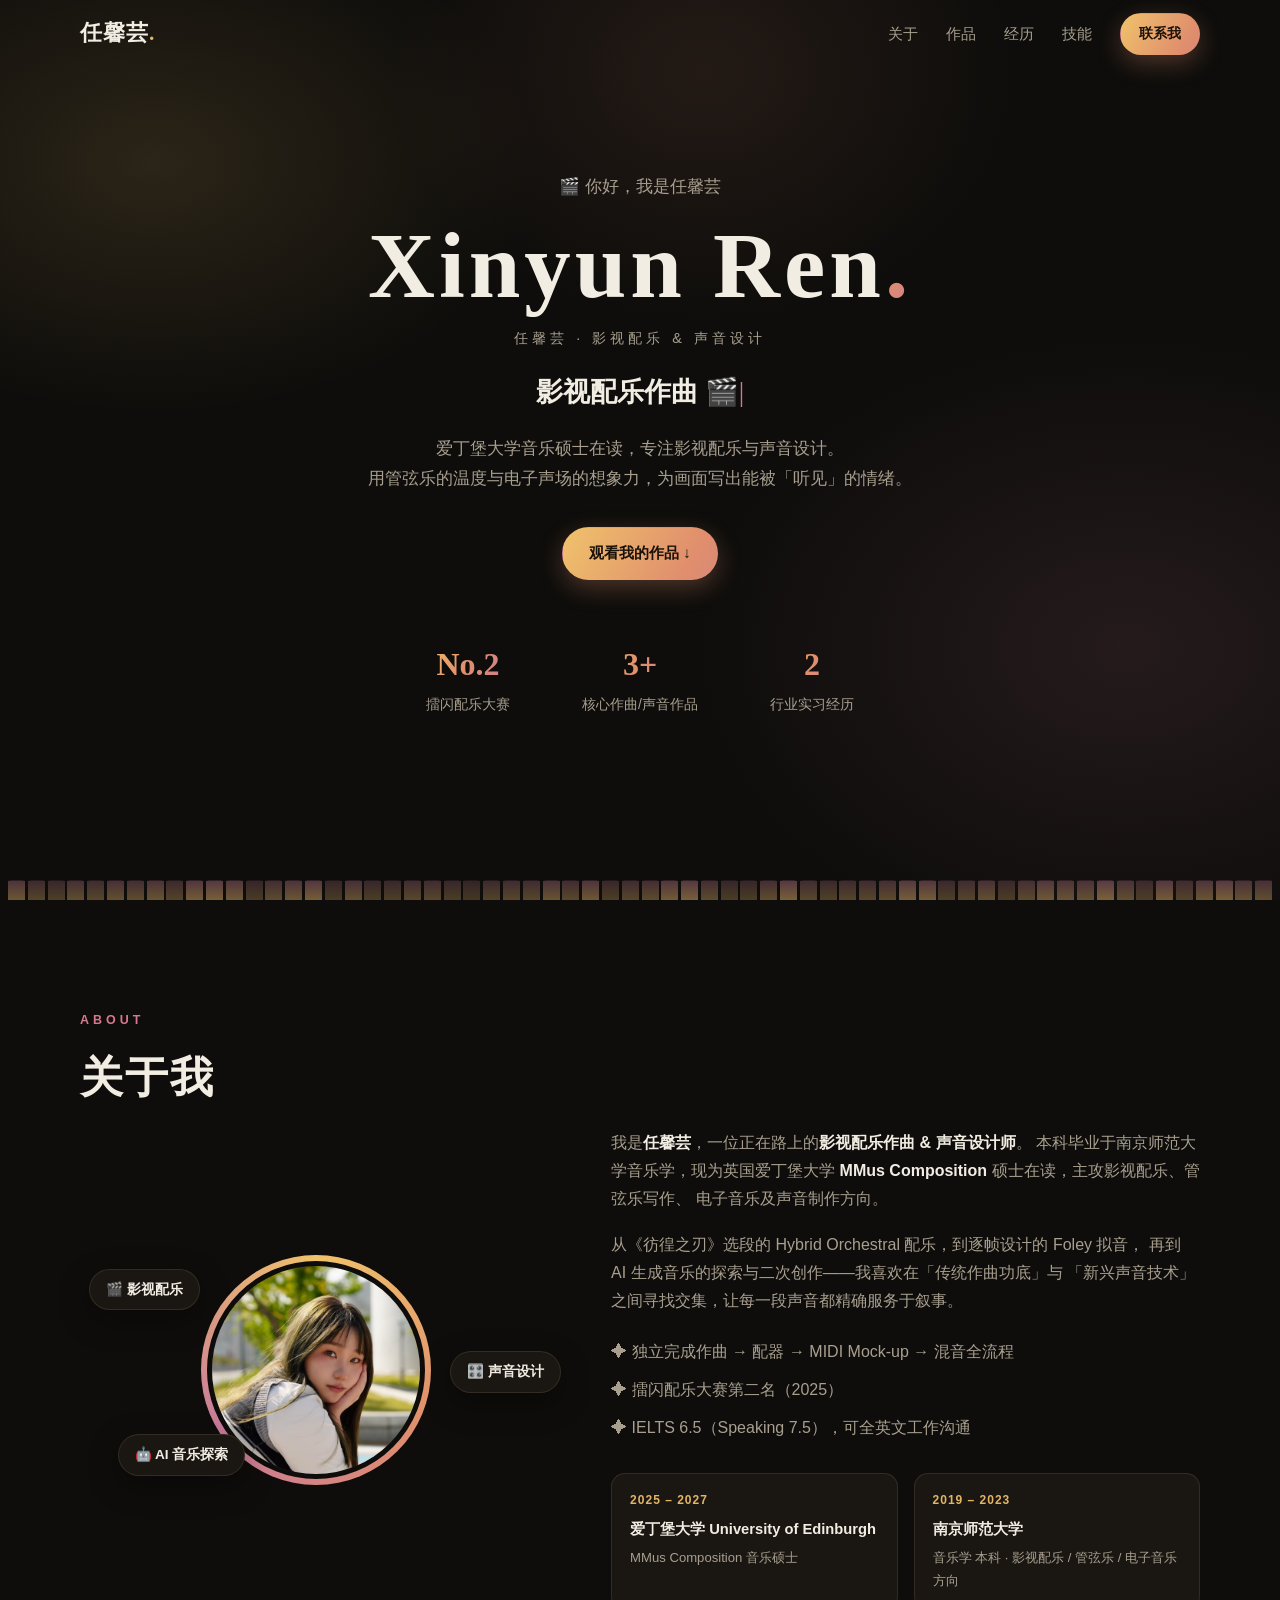
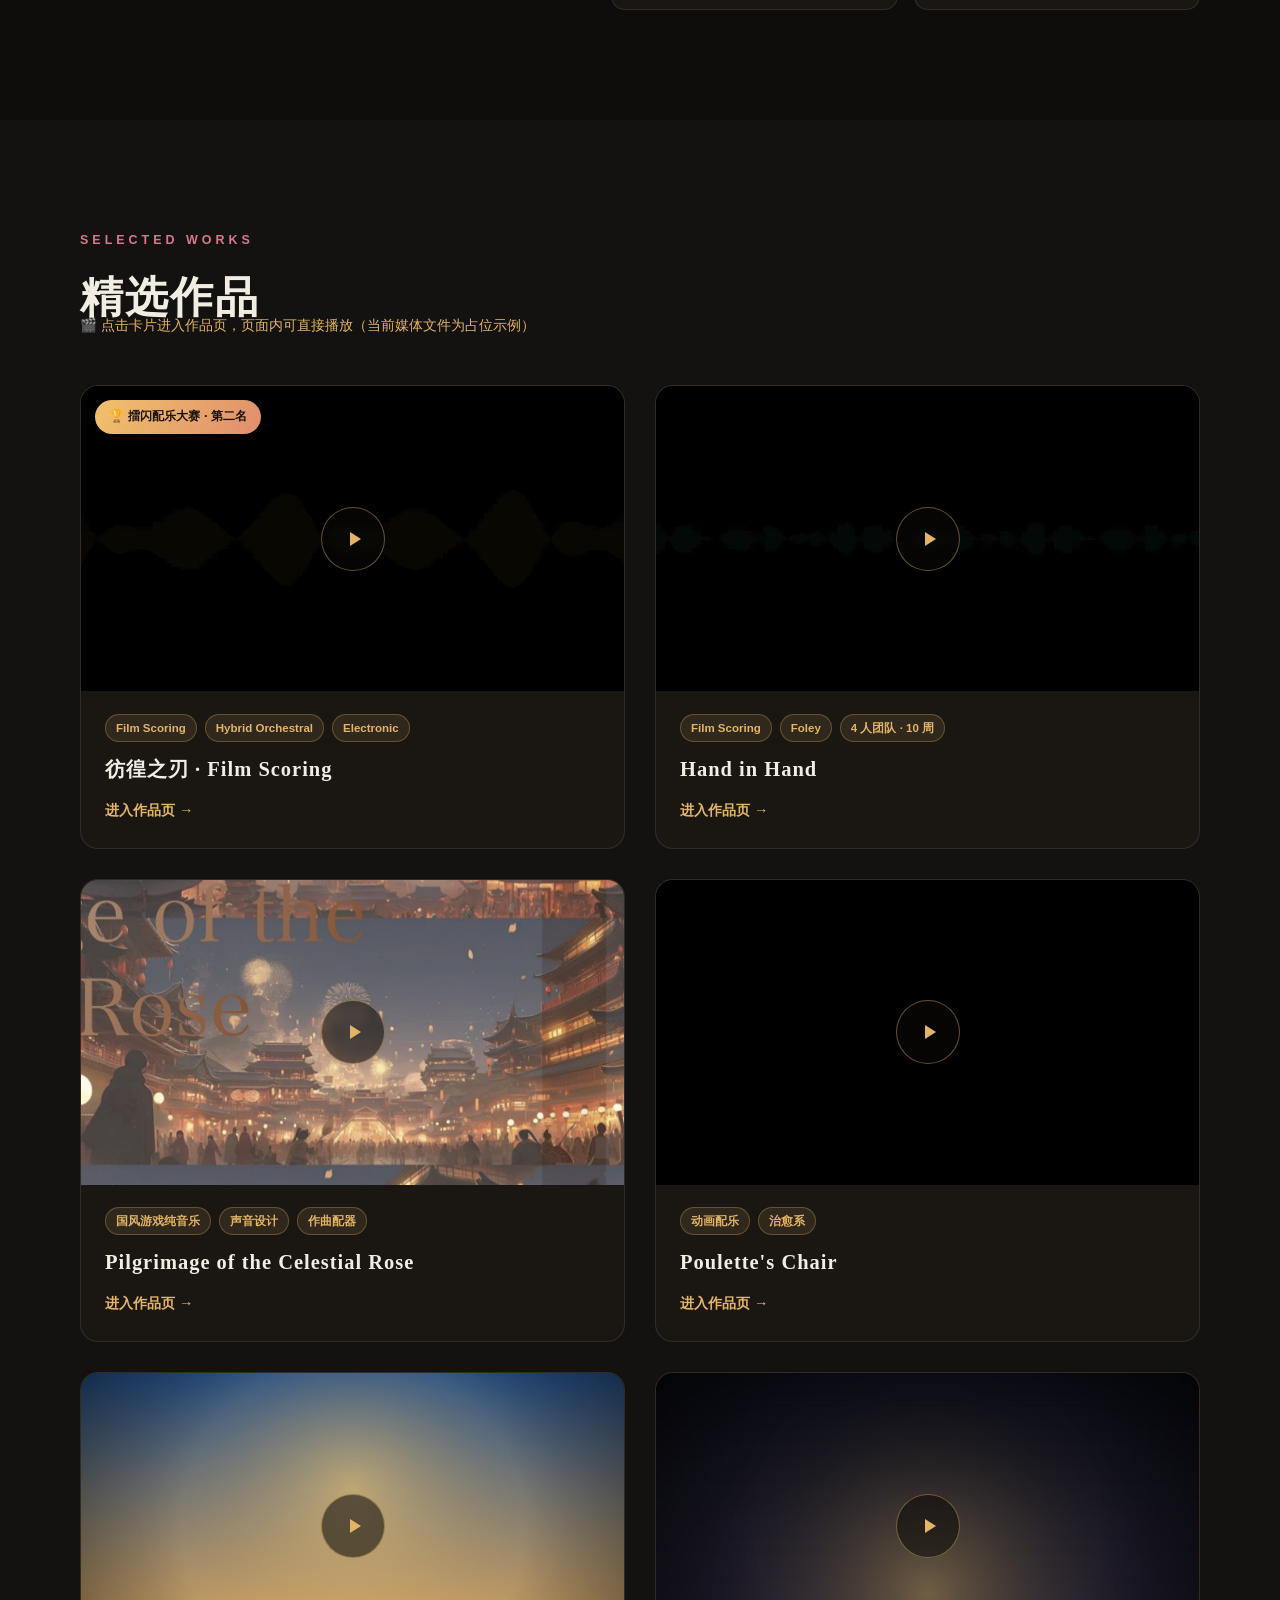
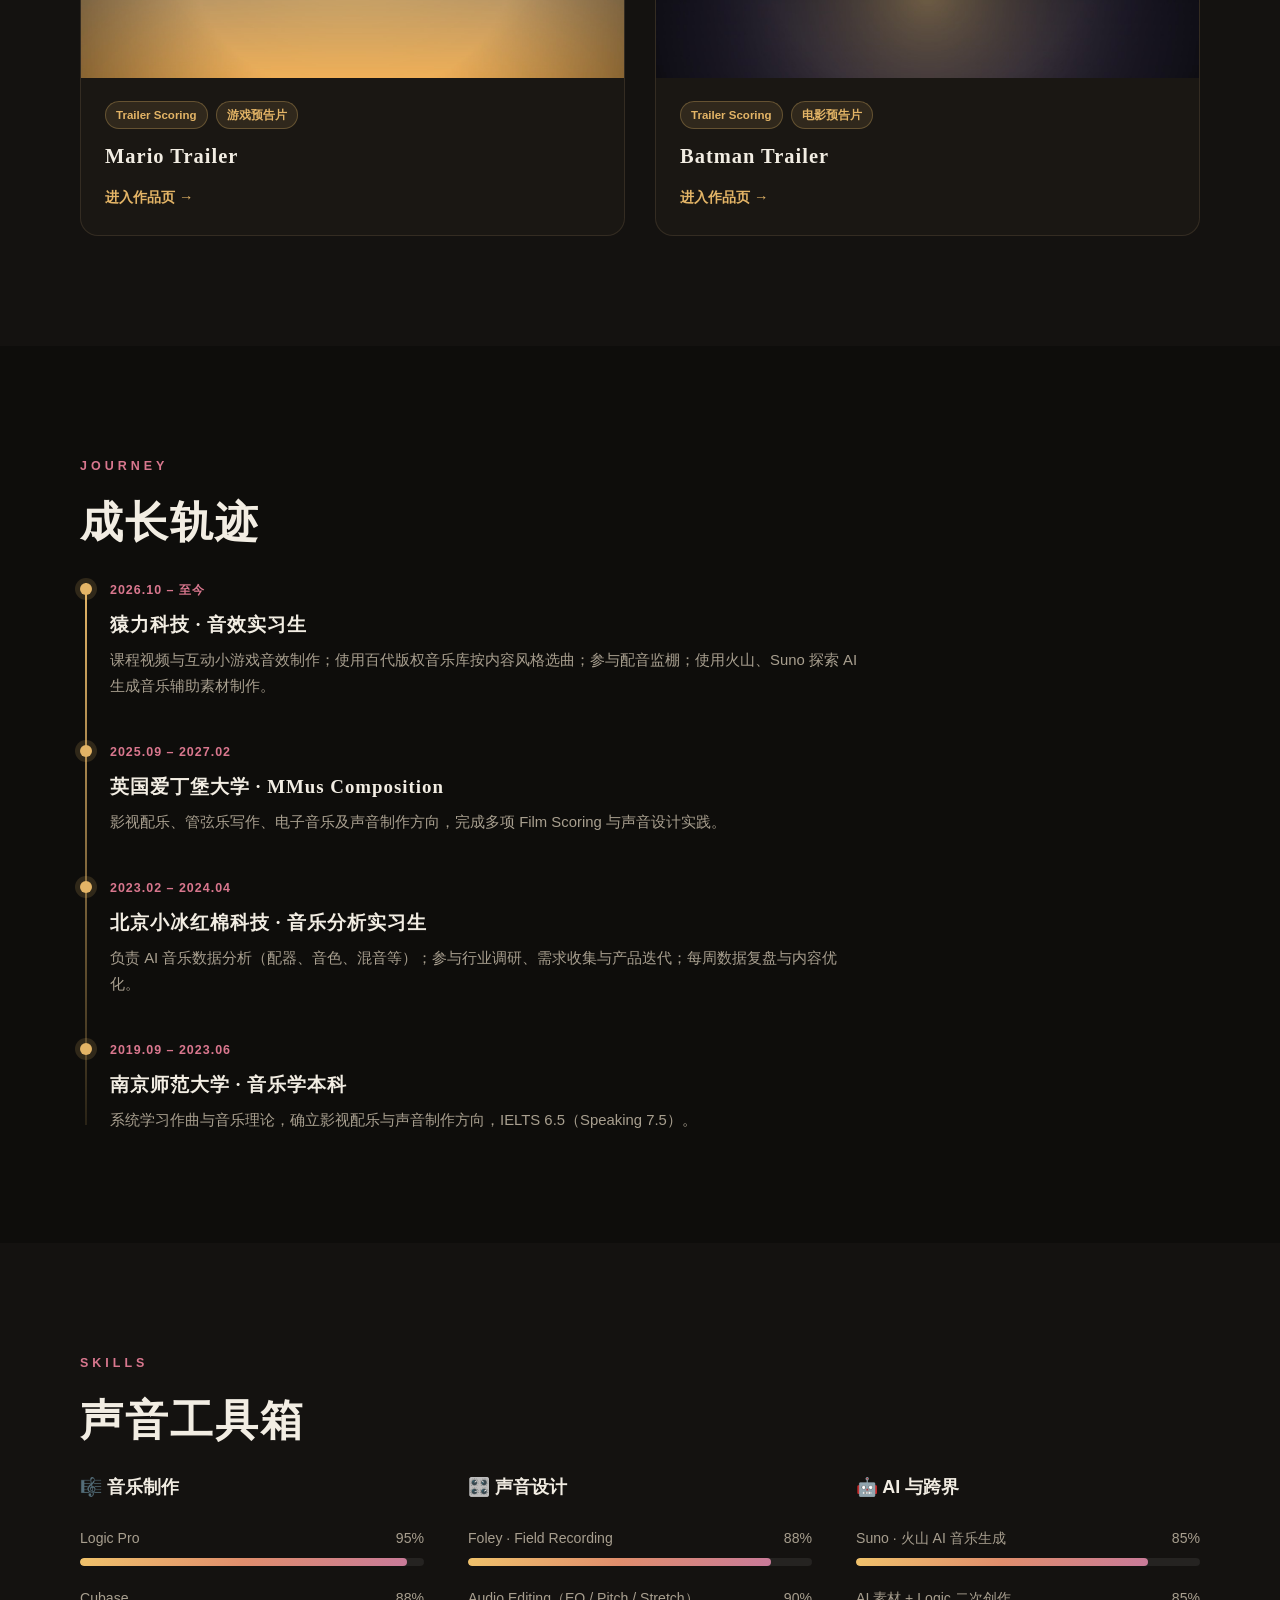
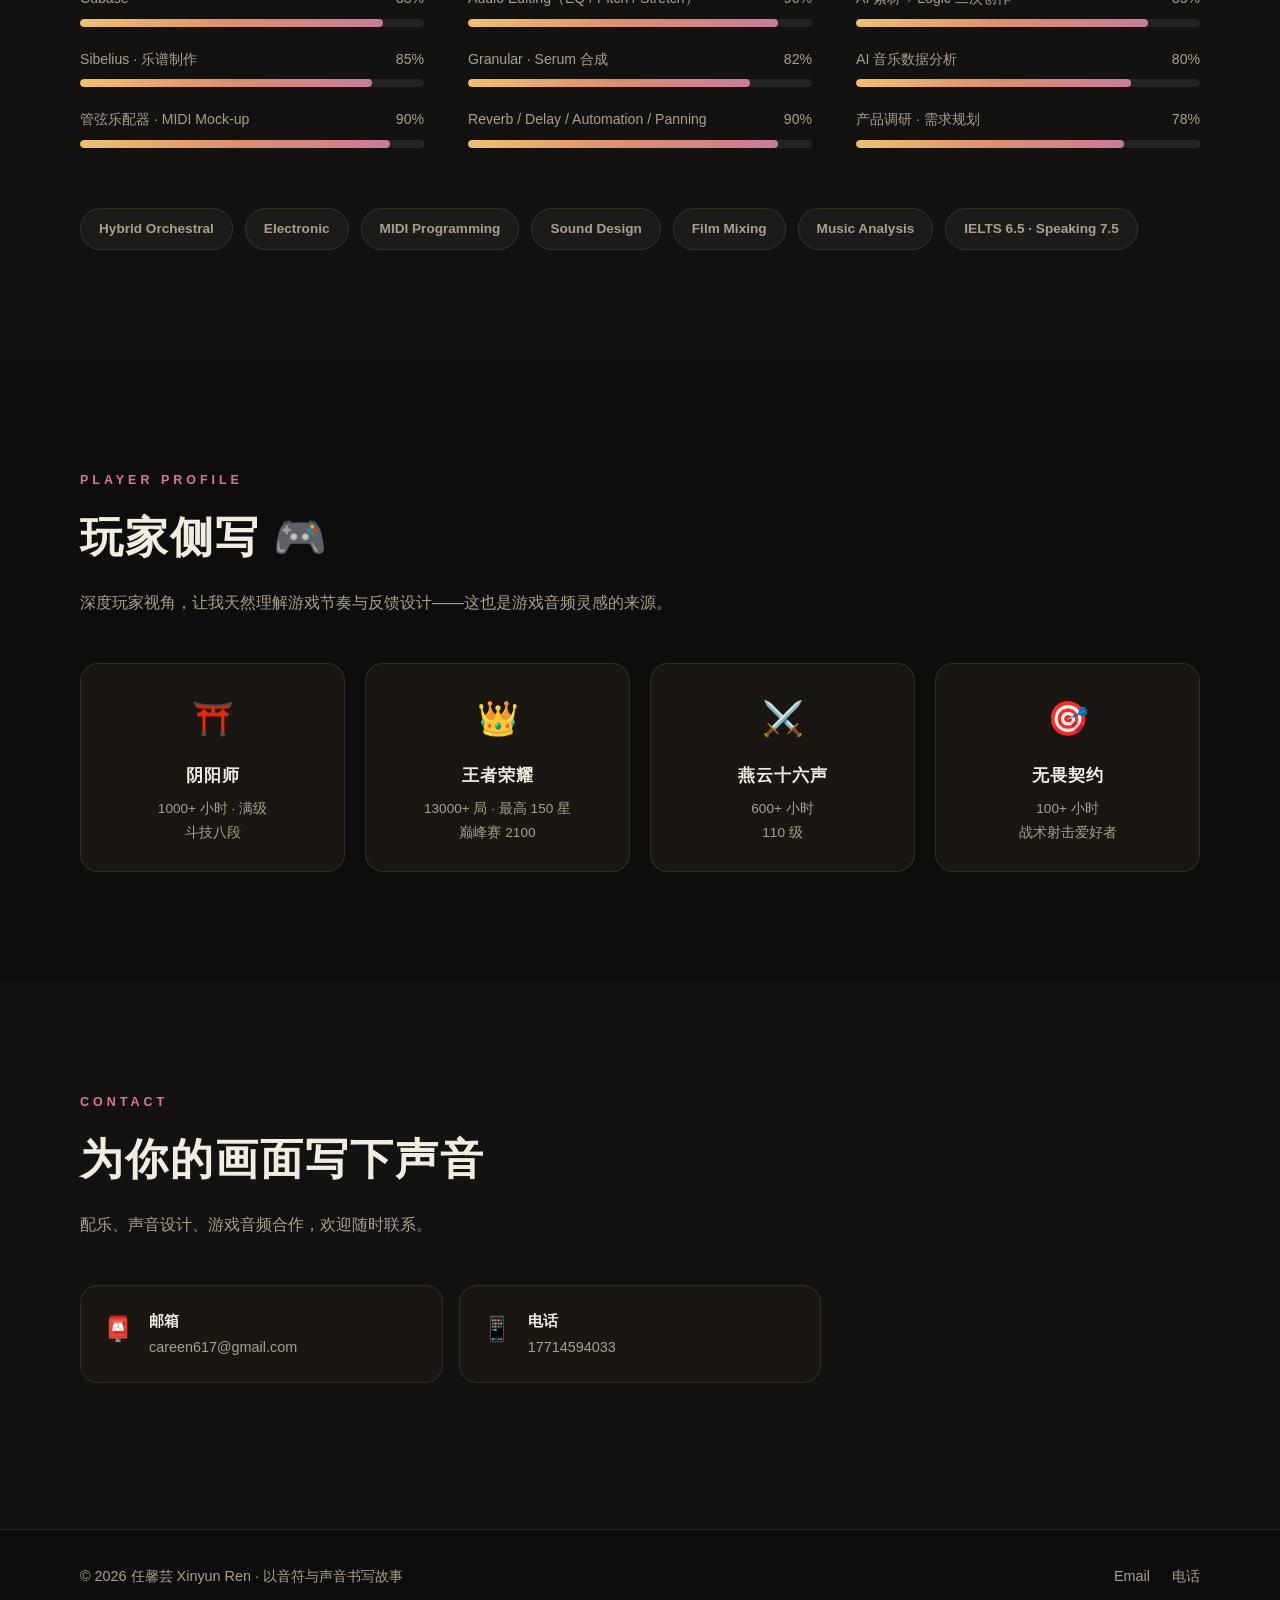
<file: index.html>
<!DOCTYPE html>
<html lang="zh-CN">
<head>
  <meta charset="UTF-8" />
  <meta name="viewport" content="width=device-width, initial-scale=1.0" />
  <title>任馨芸 Xinyun Ren · 影视配乐 & 声音设计</title>
  <link rel="stylesheet" href="style.css" />
</head>
<body>
  <!-- 顶部导航 -->
  <header class="navbar" id="navbar">
    <div class="container nav-inner">
      <a href="#hero" class="logo">任馨芸<span class="dot">.</span></a>
      <nav class="nav-links" id="navLinks">
        <a href="#about">关于</a>
        <a href="#works">作品</a>
        <a href="#journey">经历</a>
        <a href="#skills">技能</a>
        <a href="#contact" class="btn btn-primary btn-small">联系我</a>
      </nav>
      <button class="hamburger" id="hamburger" aria-label="菜单">
        <span></span><span></span><span></span>
      </button>
    </div>
  </header>

  <!-- Hero -->
  <section class="hero" id="hero">
    <div class="hero-bg"></div>
    <div class="container hero-inner">
      <p class="hero-greeting reveal">🎬 你好，我是任馨芸</p>
      <h1 class="hero-title reveal">Xinyun Ren<span class="gradient-text">.</span></h1>
      <p class="hero-ename reveal">任馨芸 · 影视配乐 & 声音设计</p>
      <h2 class="hero-sub reveal">
        <span id="typewriter"></span><span class="cursor">|</span>
      </h2>
      <p class="hero-desc reveal">
        爱丁堡大学音乐硕士在读，专注影视配乐与声音设计。<br class="mobile-br" />
        用管弦乐的温度与电子声场的想象力，为画面写出能被「听见」的情绪。
      </p>
      <div class="hero-actions reveal">
        <a href="#works" class="btn btn-primary">观看我的作品 ↓</a>
        
      </div>
      <div class="hero-stats reveal">
        <div><strong>No.2</strong><span>擂闪配乐大赛</span></div>
        <div><strong>3+</strong><span>核心作曲/声音作品</span></div>
        <div><strong>2</strong><span>行业实习经历</span></div>
      </div>
    </div>
    <div class="waveform" id="waveform" aria-hidden="true"></div>
  </section>

  <!-- 关于 -->
  <section class="section" id="about">
    <div class="container">
      <p class="section-tag reveal">About</p>
      <h2 class="section-title reveal">关于我</h2>
      <div class="about-grid">
        <div class="about-visual reveal">
          <div class="avatar-ring">
            <img class="avatar" src="images/xinyun.jpg" alt="任馨芸 Xinyun Ren" />
          </div>
          <div class="float-card float-card-1">🎬 影视配乐</div>
          <div class="float-card float-card-2">🎛️ 声音设计</div>
          <div class="float-card float-card-3">🤖 AI 音乐探索</div>
        </div>
        <div class="about-text reveal">
          <p>
            我是<strong>任馨芸</strong>，一位正在路上的<strong>影视配乐作曲 & 声音设计师</strong>。
            本科毕业于南京师范大学音乐学，现为英国爱丁堡大学
            <strong>MMus Composition</strong> 硕士在读，主攻影视配乐、管弦乐写作、
            电子音乐及声音制作方向。
          </p>
          <p>
            从《彷徨之刃》选段的 Hybrid Orchestral 配乐，到逐帧设计的 Foley 拟音，
            再到 AI 生成音乐的探索与二次创作——我喜欢在「传统作曲功底」与
            「新兴声音技术」之间寻找交集，让每一段声音都精确服务于叙事。
          </p>
          <ul class="about-list">
            <li>✦ 独立完成作曲 → 配器 → MIDI Mock-up → 混音全流程</li>
            <li>✦ 擂闪配乐大赛第二名（2025）</li>
            <li>✦ IELTS 6.5（Speaking 7.5），可全英文工作沟通</li>
          </ul>
          <div class="edu-cards">
            <div class="edu-card">
              <span class="edu-year">2025 – 2027</span>
              <strong>爱丁堡大学 University of Edinburgh</strong>
              <p>MMus Composition 音乐硕士</p>
            </div>
            <div class="edu-card">
              <span class="edu-year">2019 – 2023</span>
              <strong>南京师范大学</strong>
              <p>音乐学 本科 · 影视配乐 / 管弦乐 / 电子音乐方向</p>
            </div>
          </div>
        </div>
      </div>
    </div>
  </section>

  <!-- 作品 -->
  <section class="section section-alt" id="works">
    <div class="container">
      <p class="section-tag reveal">Selected Works</p>
      <h2 class="section-title reveal">精选作品</h2>
      <p class="works-note reveal">🎬 点击卡片进入作品页，页面内可直接播放（当前媒体文件为占位示例）</p>

      <div class="works-grid">
        <a class="work-card reveal" href="works/panghuang.html">
          <div class="work-thumb">
            <video src="video/panghuang-zhiren.mp4" poster="images/poster-panghuang.jpg" muted preload="none" playsinline></video>
            <span class="thumb-play"><svg viewBox="0 0 24 24" aria-hidden="true"><path d="M8 5v14l11-7z"/></svg></span>
            <span class="award-badge-inline">🏆 擂闪配乐大赛 · 第二名</span>
          </div>
          <div class="work-body">
            <div class="project-tags"><span>Film Scoring</span><span>Hybrid Orchestral</span><span>Electronic</span></div>
            <h3>彷徨之刃 · Film Scoring</h3>
            <span class="card-more">进入作品页 →</span>
          </div>
        </a>

        <a class="work-card reveal" href="works/hand-in-hand.html">
          <div class="work-thumb">
            <video src="video/hand-in-hand.mp4" poster="images/poster-hand-in-hand.jpg" muted preload="none" playsinline></video>
            <span class="thumb-play"><svg viewBox="0 0 24 24" aria-hidden="true"><path d="M8 5v14l11-7z"/></svg></span>
          </div>
          <div class="work-body">
            <div class="project-tags"><span>Film Scoring</span><span>Foley</span><span>4 人团队 · 10 周</span></div>
            <h3>Hand in Hand</h3>
            <span class="card-more">进入作品页 →</span>
          </div>
        </a>

        <a class="work-card reveal" href="works/rose.html">
          <div class="work-thumb">
            <img src="images/rose-cover.jpg" alt="Pilgrimage of the Celestial Rose" />
            <span class="thumb-play"><svg viewBox="0 0 24 24" aria-hidden="true"><path d="M8 5v14l11-7z"/></svg></span>
          </div>
          <div class="work-body">
            <div class="project-tags"><span>国风游戏纯音乐</span><span>声音设计</span><span>作曲配器</span></div>
            <h3>Pilgrimage of the Celestial Rose</h3>
            <span class="card-more">进入作品页 →</span>
          </div>
        </a>

        <a class="work-card reveal" href="works/poulette.html">
          <div class="work-thumb">
            <video src="video/poulettes-chair.mp4" poster="images/poster-poulette.jpg" muted preload="none" playsinline></video>
            <span class="thumb-play"><svg viewBox="0 0 24 24" aria-hidden="true"><path d="M8 5v14l11-7z"/></svg></span>
          </div>
          <div class="work-body">
            <div class="project-tags"><span>动画配乐</span><span>治愈系</span></div>
            <h3>Poulette's Chair</h3>
            <span class="card-more">进入作品页 →</span>
          </div>
        </a>

        <a class="work-card reveal" href="works/mario-trailer.html">
          <div class="work-thumb">
            <video src="video/mario-trailer.mp4" poster="images/poster-mario.jpg" muted preload="none" playsinline></video>
            <span class="thumb-play"><svg viewBox="0 0 24 24" aria-hidden="true"><path d="M8 5v14l11-7z"/></svg></span>
          </div>
          <div class="work-body">
            <div class="project-tags"><span>Trailer Scoring</span><span>游戏预告片</span></div>
            <h3>Mario Trailer</h3>
            <span class="card-more">进入作品页 →</span>
          </div>
        </a>

        <a class="work-card reveal" href="works/batman-trailer.html">
          <div class="work-thumb">
            <video src="video/batman-trailer.mp4" poster="images/poster-batman.jpg" muted preload="none" playsinline></video>
            <span class="thumb-play"><svg viewBox="0 0 24 24" aria-hidden="true"><path d="M8 5v14l11-7z"/></svg></span>
          </div>
          <div class="work-body">
            <div class="project-tags"><span>Trailer Scoring</span><span>电影预告片</span></div>
            <h3>Batman Trailer</h3>
            <span class="card-more">进入作品页 →</span>
          </div>
        </a>
      </div>
    </div>
  </section>

  <!-- 经历 -->
  <section class="section" id="journey">
    <div class="container">
      <p class="section-tag reveal">Journey</p>
      <h2 class="section-title reveal">成长轨迹</h2>
      <div class="timeline">
        <div class="t-item reveal">
          <span class="t-time">2026.10 – 至今</span>
          <h3>猿力科技 · 音效实习生</h3>
          <p>课程视频与互动小游戏音效制作；使用百代版权音乐库按内容风格选曲；参与配音监棚；使用火山、Suno 探索 AI 生成音乐辅助素材制作。</p>
        </div>
        <div class="t-item reveal">
          <span class="t-time">2025.09 – 2027.02</span>
          <h3>英国爱丁堡大学 · MMus Composition</h3>
          <p>影视配乐、管弦乐写作、电子音乐及声音制作方向，完成多项 Film Scoring 与声音设计实践。</p>
        </div>
        <div class="t-item reveal">
          <span class="t-time">2023.02 – 2024.04</span>
          <h3>北京小冰红棉科技 · 音乐分析实习生</h3>
          <p>负责 AI 音乐数据分析（配器、音色、混音等）；参与行业调研、需求收集与产品迭代；每周数据复盘与内容优化。</p>
        </div>
        <div class="t-item reveal">
          <span class="t-time">2019.09 – 2023.06</span>
          <h3>南京师范大学 · 音乐学本科</h3>
          <p>系统学习作曲与音乐理论，确立影视配乐与声音制作方向，IELTS 6.5（Speaking 7.5）。</p>
        </div>
      </div>
    </div>
  </section>

  <!-- 技能 -->
  <section class="section section-alt" id="skills">
    <div class="container">
      <p class="section-tag reveal">Skills</p>
      <h2 class="section-title reveal">声音工具箱</h2>
      <div class="skills-grid">
        <div class="skill-col reveal">
          <h3>🎼 音乐制作</h3>
          <div class="skill"><div class="skill-head"><span>Logic Pro</span><span>95%</span></div><div class="bar"><i style="--w:95%"></i></div></div>
          <div class="skill"><div class="skill-head"><span>Cubase</span><span>88%</span></div><div class="bar"><i style="--w:88%"></i></div></div>
          <div class="skill"><div class="skill-head"><span>Sibelius · 乐谱制作</span><span>85%</span></div><div class="bar"><i style="--w:85%"></i></div></div>
          <div class="skill"><div class="skill-head"><span>管弦乐配器 · MIDI Mock-up</span><span>90%</span></div><div class="bar"><i style="--w:90%"></i></div></div>
        </div>
        <div class="skill-col reveal">
          <h3>🎛️ 声音设计</h3>
          <div class="skill"><div class="skill-head"><span>Foley · Field Recording</span><span>88%</span></div><div class="bar"><i style="--w:88%"></i></div></div>
          <div class="skill"><div class="skill-head"><span>Audio Editing（EQ / Pitch / Stretch）</span><span>90%</span></div><div class="bar"><i style="--w:90%"></i></div></div>
          <div class="skill"><div class="skill-head"><span>Granular · Serum 合成</span><span>82%</span></div><div class="bar"><i style="--w:82%"></i></div></div>
          <div class="skill"><div class="skill-head"><span>Reverb / Delay / Automation / Panning</span><span>90%</span></div><div class="bar"><i style="--w:90%"></i></div></div>
        </div>
        <div class="skill-col reveal">
          <h3>🤖 AI 与跨界</h3>
          <div class="skill"><div class="skill-head"><span>Suno · 火山 AI 音乐生成</span><span>85%</span></div><div class="bar"><i style="--w:85%"></i></div></div>
          <div class="skill"><div class="skill-head"><span>AI 素材 + Logic 二次创作</span><span>85%</span></div><div class="bar"><i style="--w:85%"></i></div></div>
          <div class="skill"><div class="skill-head"><span>AI 音乐数据分析</span><span>80%</span></div><div class="bar"><i style="--w:80%"></i></div></div>
          <div class="skill"><div class="skill-head"><span>产品调研 · 需求规划</span><span>78%</span></div><div class="bar"><i style="--w:78%"></i></div></div>
        </div>
      </div>
      <div class="tools-row reveal">
        <span class="tool">Hybrid Orchestral</span><span class="tool">Electronic</span><span class="tool">MIDI Programming</span>
        <span class="tool">Sound Design</span><span class="tool">Film Mixing</span><span class="tool">Music Analysis</span>
        <span class="tool">IELTS 6.5 · Speaking 7.5</span>
      </div>
    </div>
  </section>

  <!-- 玩家侧写 -->
  <section class="section" id="games">
    <div class="container">
      <p class="section-tag reveal">Player Profile</p>
      <h2 class="section-title reveal">玩家侧写 🎮</h2>
      <p class="section-desc reveal">深度玩家视角，让我天然理解游戏节奏与反馈设计——这也是游戏音频灵感的来源。</p>
      <div class="games-grid">
        <div class="game-card reveal"><span class="g-icon">⛩️</span><h4>阴阳师</h4><p>1000+ 小时 · 满级<br />斗技八段</p></div>
        <div class="game-card reveal"><span class="g-icon">👑</span><h4>王者荣耀</h4><p>13000+ 局 · 最高 150 星<br />巅峰赛 2100</p></div>
        <div class="game-card reveal"><span class="g-icon">⚔️</span><h4>燕云十六声</h4><p>600+ 小时<br />110 级</p></div>
        <div class="game-card reveal"><span class="g-icon">🎯</span><h4>无畏契约</h4><p>100+ 小时<br />战术射击爱好者</p></div>
      </div>
    </div>
  </section>

  <!-- 联系 -->
  <section class="section section-alt" id="contact">
    <div class="container">
      <p class="section-tag reveal">Contact</p>
      <h2 class="section-title reveal">为你的画面写下声音</h2>
      <p class="section-desc reveal">配乐、声音设计、游戏音频合作，欢迎随时联系。</p>
      <div class="contact-grid">
        <a class="contact-item reveal" href="mailto:careen617@gmail.com">
          <span class="ci-icon">📮</span><div><strong>邮箱</strong><p>careen617@gmail.com</p></div>
        </a>
        <a class="contact-item reveal" href="tel:17714594033">
          <span class="ci-icon">📱</span><div><strong>电话</strong><p>17714594033</p></div>
        </a>
        
      </div>
      <div class="contact-cta reveal">
        
      </div>
    </div>
  </section>

  <footer class="footer">
    <div class="container footer-inner">
      <p>© 2026 任馨芸 Xinyun Ren · 以音符与声音书写故事</p>
      <div class="socials">
        <a href="mailto:careen617@gmail.com">Email</a>
        
        <a href="tel:17714594033">电话</a>
      </div>
    </div>
  </footer>

  <button class="back-top" id="backTop" aria-label="回到顶部">↑</button>
  <script src="script.js"></script>
</body>
</html>
</file>
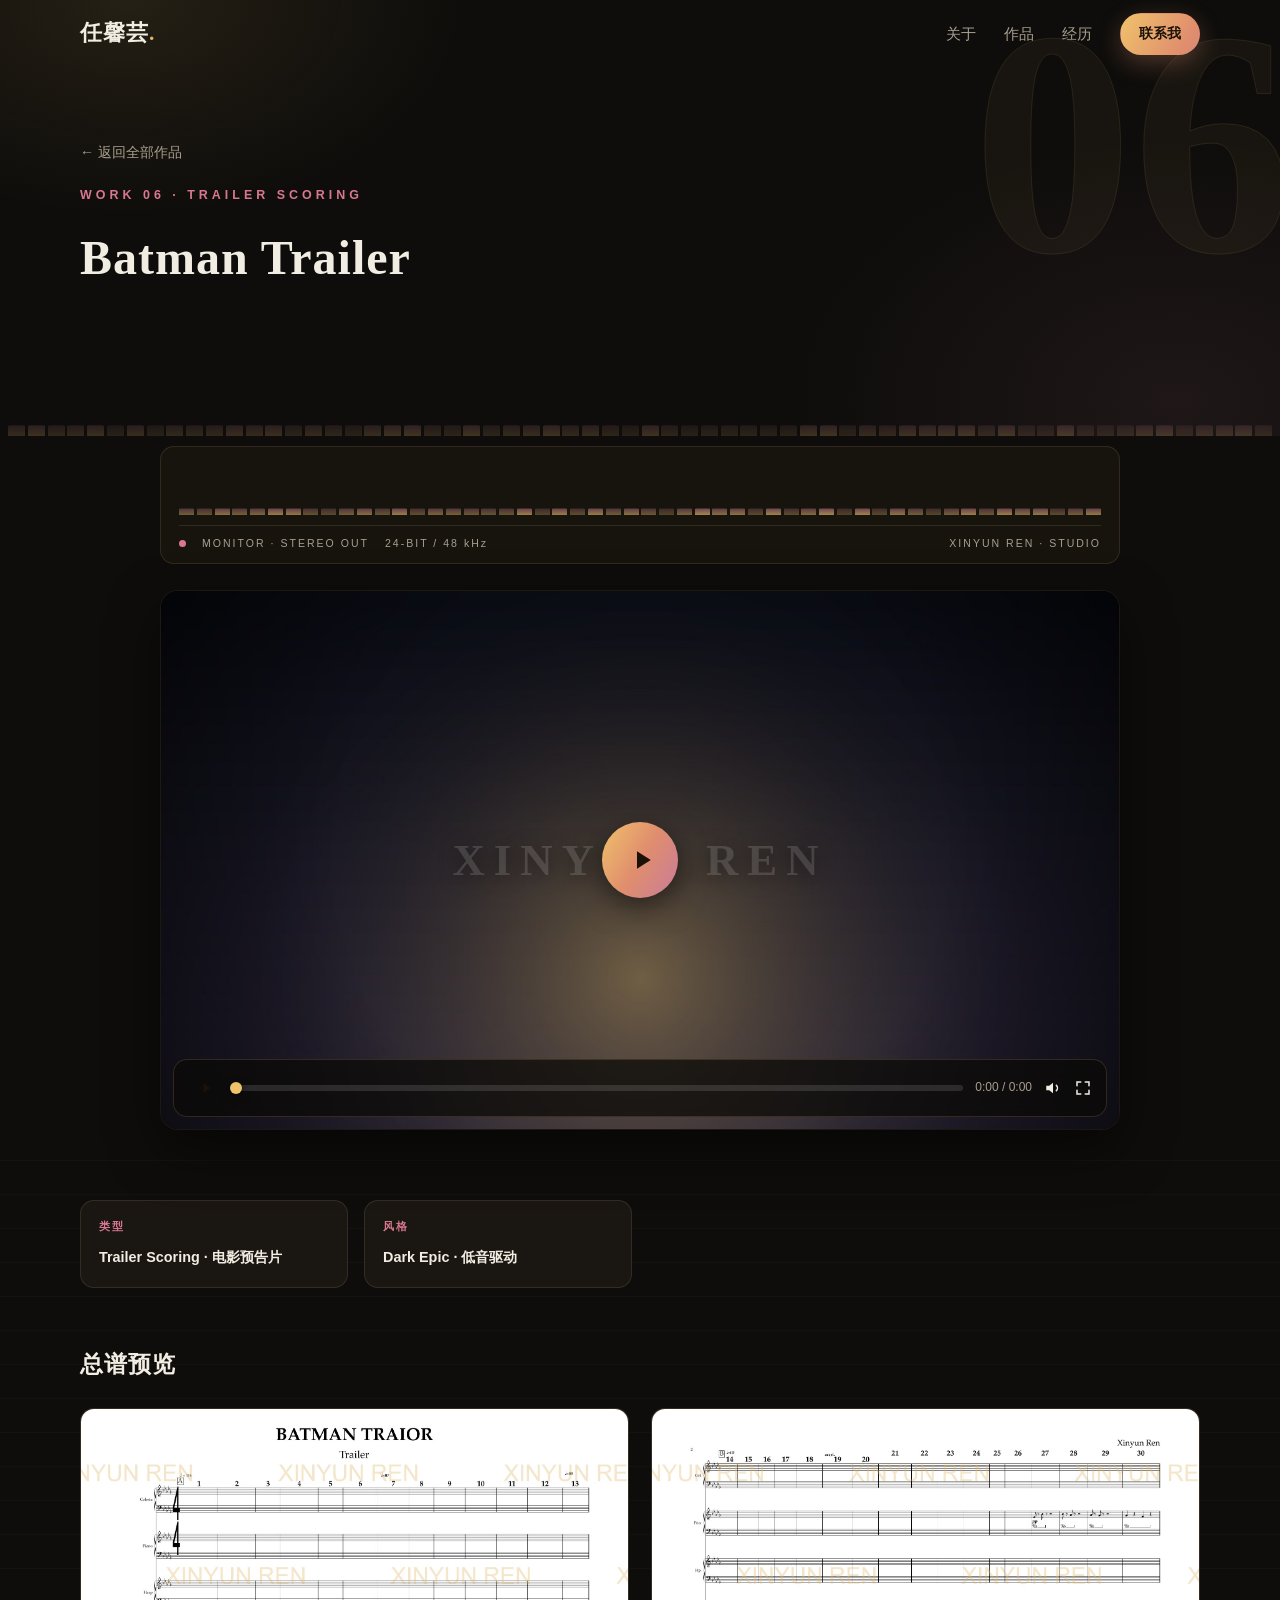
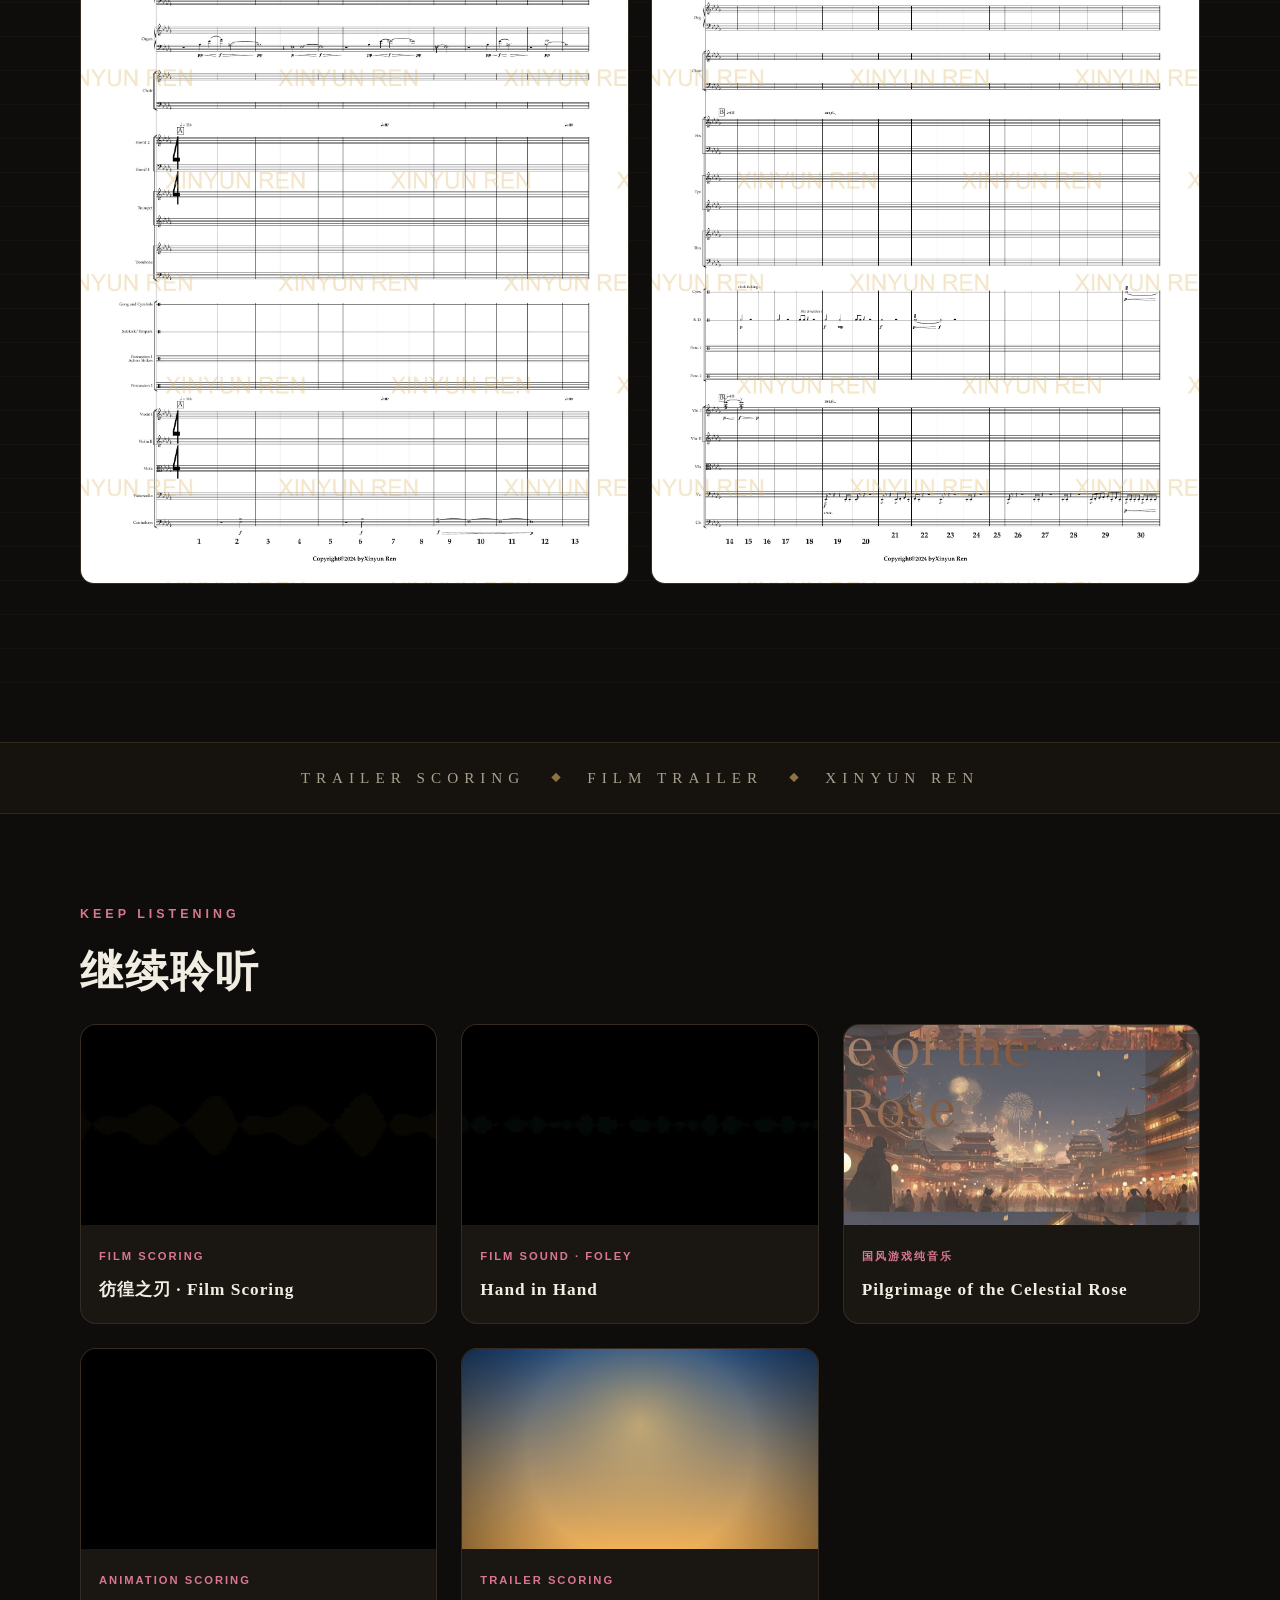
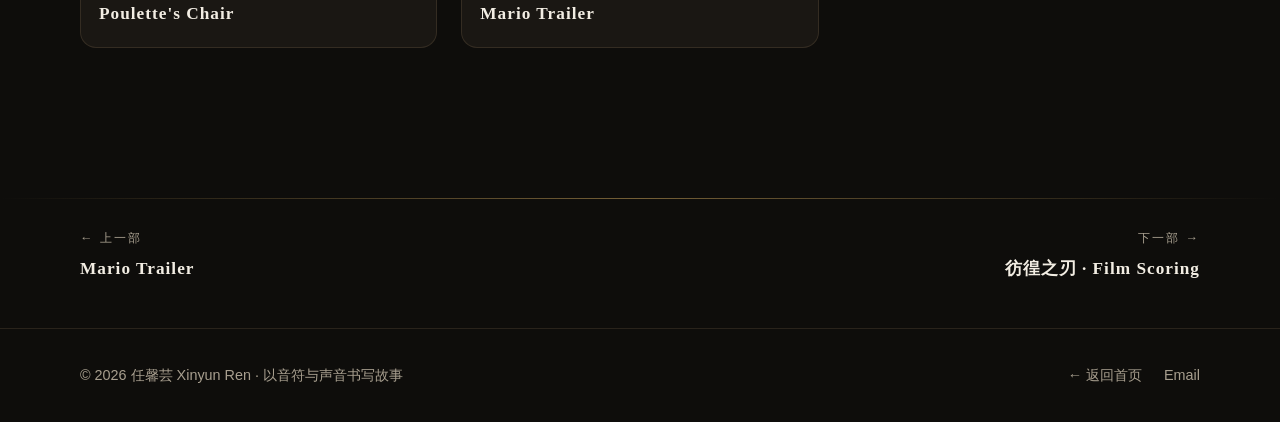
<file: works/batman-trailer.html>
<!DOCTYPE html>
<html lang="zh-CN">
<head>
  <meta charset="UTF-8" />
  <meta name="viewport" content="width=device-width, initial-scale=1.0" />
  <title>Batman Trailer · 任馨芸作品集</title>
  <link rel="stylesheet" href="../style.css" />
</head>
<body class="work-page">
  <div class="read-progress" id="readProgress"></div>

  <header class="navbar" id="navbar">
    <div class="container nav-inner">
      <a href="../index.html" class="logo">任馨芸<span class="dot">.</span></a>
      <nav class="nav-links" id="navLinks">
        <a href="../index.html#about">关于</a>
        <a href="../index.html#works">作品</a>
        <a href="../index.html#journey">经历</a>
        <a href="../index.html#contact" class="btn btn-primary btn-small">联系我</a>
      </nav>
      <button class="hamburger" id="hamburger" aria-label="菜单">
        <span></span><span></span><span></span>
      </button>
    </div>
  </header>

  <section class="work-hero">
    <div class="work-hero-bg" aria-hidden="true"></div>
    <span class="ghost-num" aria-hidden="true">06</span>
    <div class="waveform waveform-slim" id="waveform" aria-hidden="true"></div>
    <div class="container">
      <a class="crumb" href="../index.html#works">← 返回全部作品</a>
      <p class="section-tag">Work 06 · Trailer Scoring</p>
      <h1>Batman Trailer</h1>
    </div>
  </section>

  <section class="work-stage">
    <div class="stage-inner">
      <div class="console reveal">
        <div class="console-bars" id="consoleBars" aria-hidden="true"></div>
        <div class="console-meta">
          <span class="dot-live"></span>
          <span>MONITOR · STEREO OUT</span>
          <span>24-BIT / 48 kHz</span>
          <span class="c-end">XINYUN REN · STUDIO</span>
        </div>
      </div>
      <div class="media-frame" data-kind="video">
        <div class="m-watermark" aria-hidden="true">XINYUN REN</div>
        <video src="../video/batman-trailer.mp4" poster="../images/poster-batman.jpg" preload="none" playsinline></video>
        <button class="m-bigplay" aria-label="播放"><svg viewBox="0 0 24 24" aria-hidden="true"><path d="M8 5v14l11-7z"/></svg></button>
        <div class="m-bar">
          <button class="m-toggle" aria-label="播放 / 暂停">
            <svg class="ic-play" viewBox="0 0 24 24" aria-hidden="true"><path d="M8 5v14l11-7z"/></svg>
            <svg class="ic-pause" viewBox="0 0 24 24" aria-hidden="true"><path d="M6 5h4v14H6zM14 5h4v14h-4z"/></svg>
          </button>
          <div class="m-track"><div class="m-fill"></div><span class="m-knob"></span></div>
          <span class="m-time">0:00 / 0:00</span>
          <button class="m-mute" aria-label="静音 / 取消静音"><svg viewBox="0 0 24 24" aria-hidden="true"><path d="M3 9v6h4l5 4V5L7 9H3z"/><path d="M16.5 8.5a5 5 0 010 7" fill="none" stroke="currentColor" stroke-width="2" stroke-linecap="round"/></svg></button>
          <button class="m-full" aria-label="全屏"><svg viewBox="0 0 24 24" aria-hidden="true"><path d="M4 9V4h5M15 4h5v5M4 15v5h5M20 15v5h-5" fill="none" stroke="currentColor" stroke-width="2" stroke-linecap="round"/></svg></button>
        </div>
      </div>
    </div>
  </section>

  <section class="section work-detail">
    <div class="container">
            <div class="meta-grid">
        <div class="meta-card"><span>类型</span><strong>Trailer Scoring · 电影预告片</strong></div>
        <div class="meta-card"><span>风格</span><strong>Dark Epic · 低音驱动</strong></div>
      </div>
      <div class="score-block reveal">
        <h2>总谱预览</h2>
        <div class="score-grid">
          <figure><img src="../images/score-batman-1.jpg" alt="Batman Trailer 总谱预览" loading="lazy" /></figure>
          <figure><img src="../images/score-batman-2.jpg" alt="Batman Trailer 总谱预览 2" loading="lazy" /></figure>
        </div>
      </div>
    </div>
  </section>

  <div class="ribbon" aria-hidden="true">
    <div class="ribbon-track">
      <span>TRAILER SCORING</span><i>◆</i><span>FILM TRAILER</span><i>◆</i><span>XINYUN REN</span>
    </div>
  </div>

  <section class="section more-works">
    <div class="container">
      <p class="section-tag reveal">Keep Listening</p>
      <h2 class="section-title reveal">继续聆听</h2>
      <div class="more-grid">
        <a class="more-card reveal" href="panghuang.html">
          <div class="more-thumb"><img src="../images/poster-panghuang.jpg" alt="彷徨之刃 · Film Scoring" /></div>
          <div class="more-body"><span class="m-tag">Film Scoring</span><h4>彷徨之刃 · Film Scoring</h4></div>
        </a>
        <a class="more-card reveal" href="hand-in-hand.html">
          <div class="more-thumb"><img src="../images/poster-hand-in-hand.jpg" alt="Hand in Hand" /></div>
          <div class="more-body"><span class="m-tag">Film Sound · Foley</span><h4>Hand in Hand</h4></div>
        </a>
        <a class="more-card reveal" href="rose.html">
          <div class="more-thumb"><img src="../images/rose-cover.jpg" alt="Pilgrimage of the Celestial Rose" /></div>
          <div class="more-body"><span class="m-tag">国风游戏纯音乐</span><h4>Pilgrimage of the Celestial Rose</h4></div>
        </a>
        <a class="more-card reveal" href="poulette.html">
          <div class="more-thumb"><img src="../images/poster-poulette.jpg" alt="Poulette's Chair" /></div>
          <div class="more-body"><span class="m-tag">Animation Scoring</span><h4>Poulette's Chair</h4></div>
        </a>
        <a class="more-card reveal" href="mario-trailer.html">
          <div class="more-thumb"><img src="../images/poster-mario.jpg" alt="Mario Trailer" /></div>
          <div class="more-body"><span class="m-tag">Trailer Scoring</span><h4>Mario Trailer</h4></div>
        </a>
      </div>
    </div>
  </section>

  <nav class="pn-nav">
    <div class="container pn-inner">
      <a class="pn-link" href="mario-trailer.html"><span>← 上一部</span><strong>Mario Trailer</strong></a>
      <a class="pn-link next" href="panghuang.html"><span>下一部 →</span><strong>彷徨之刃 · Film Scoring</strong></a>
    </div>
  </nav>

  <footer class="footer">
    <div class="container footer-inner">
      <p>© 2026 任馨芸 Xinyun Ren · 以音符与声音书写故事</p>
      <div class="socials">
        <a href="../index.html">← 返回首页</a>
        <a href="mailto:careen617@gmail.com">Email</a>
      </div>
    </div>
  </footer>

  <button class="back-top" id="backTop" aria-label="回到顶部">↑</button>
  <script src="../script.js"></script>
</body>
</html>
</file>
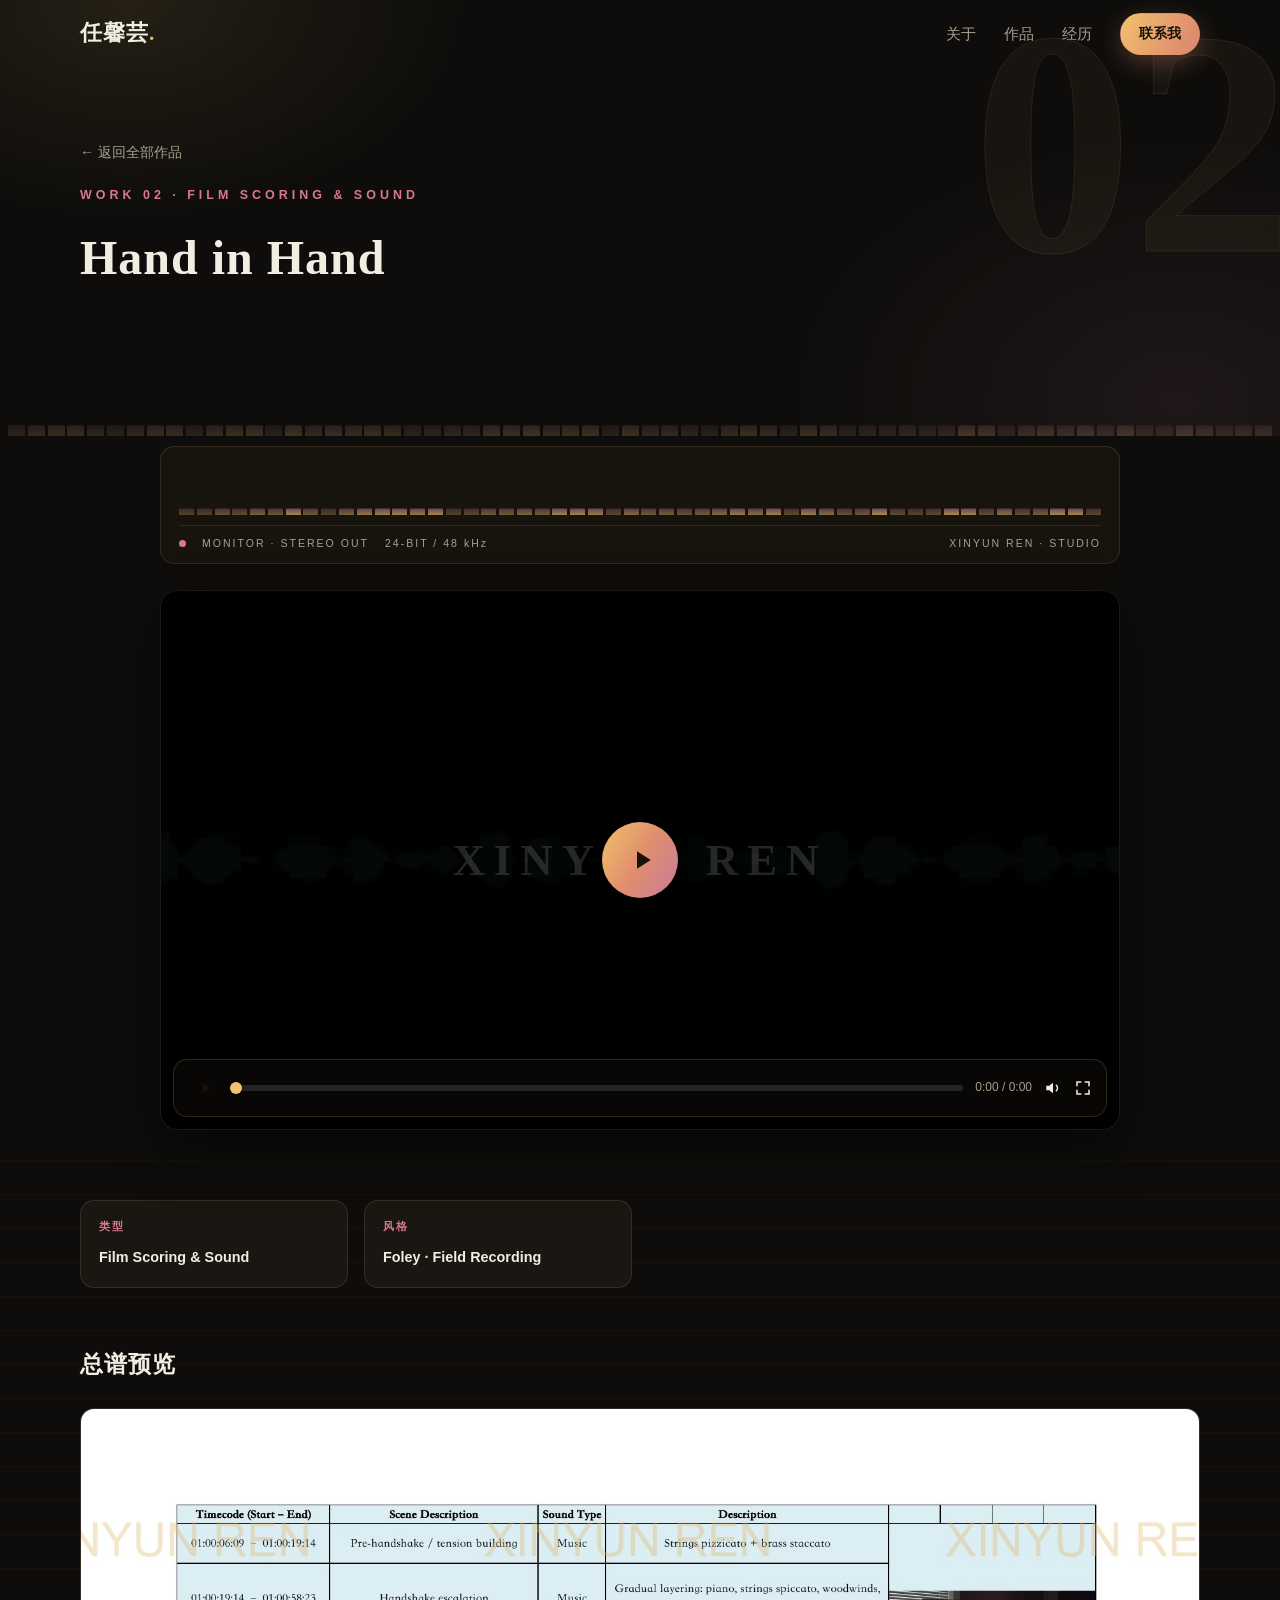
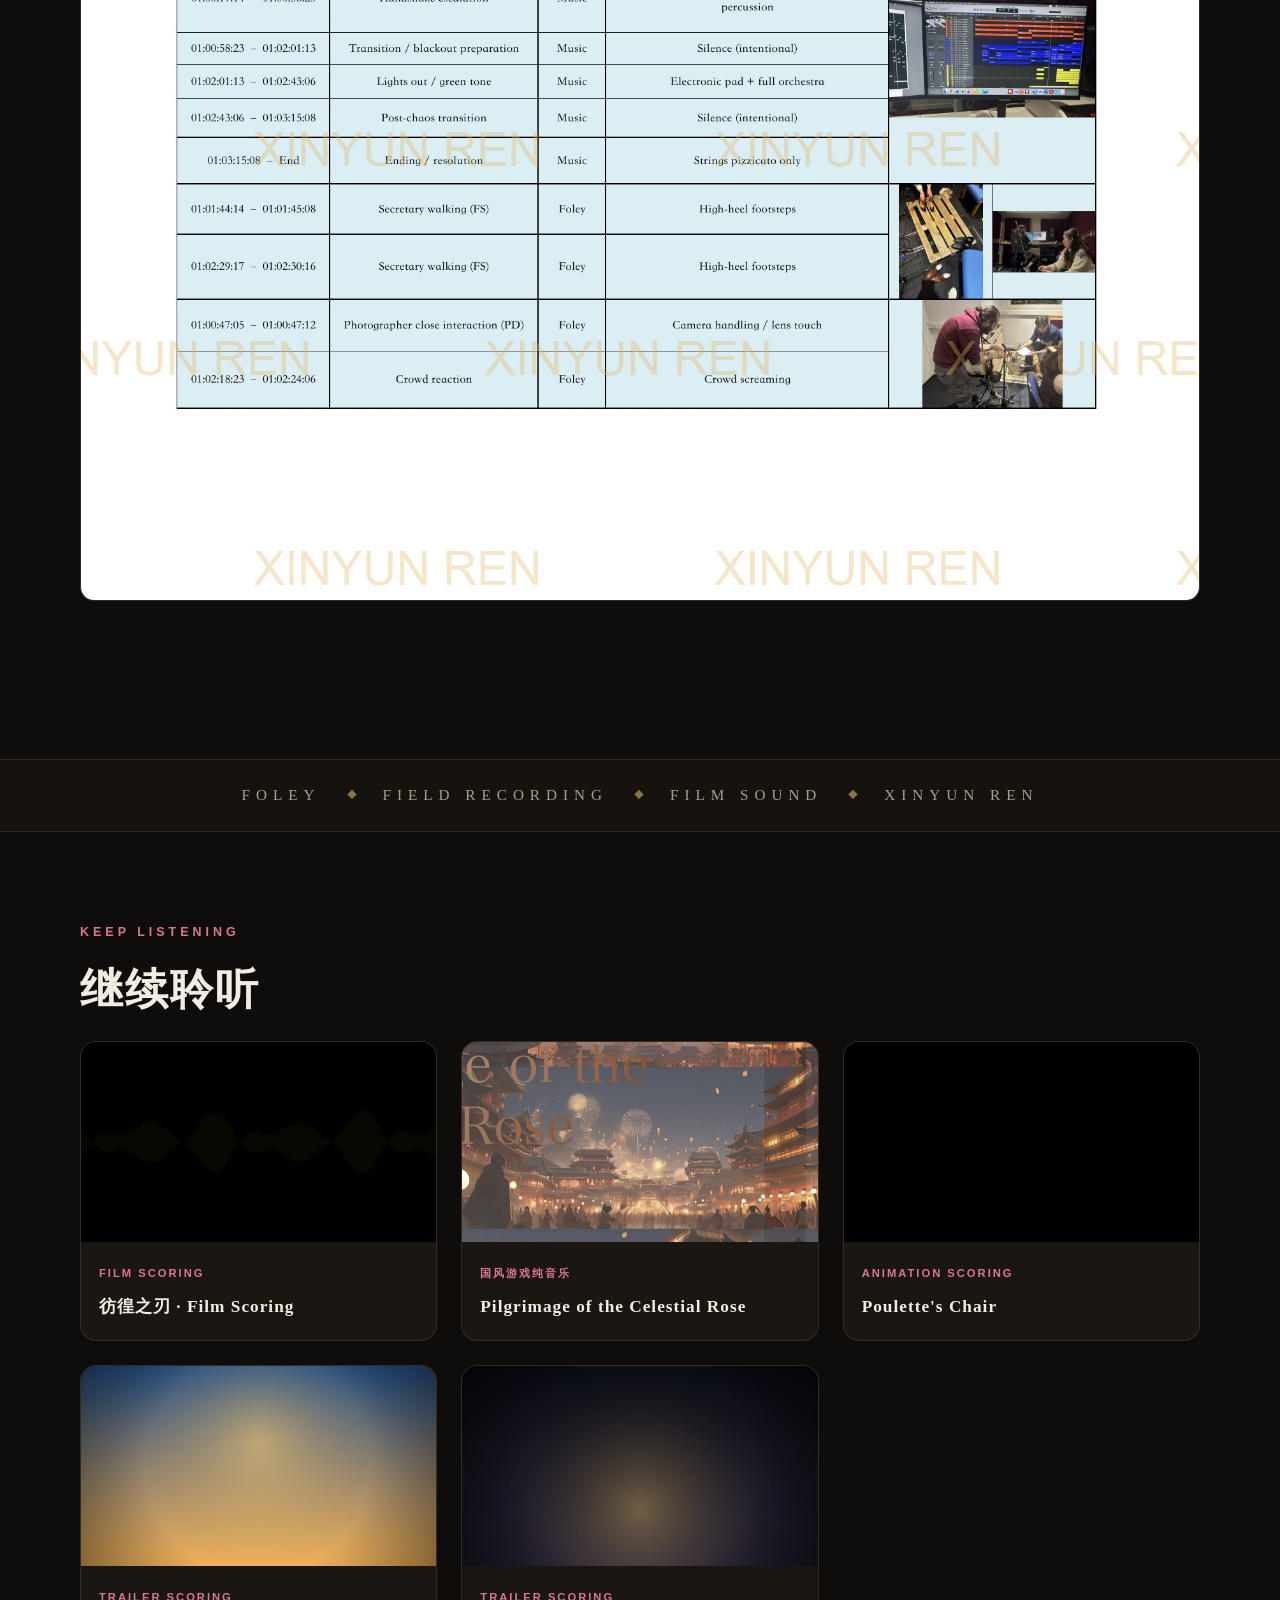
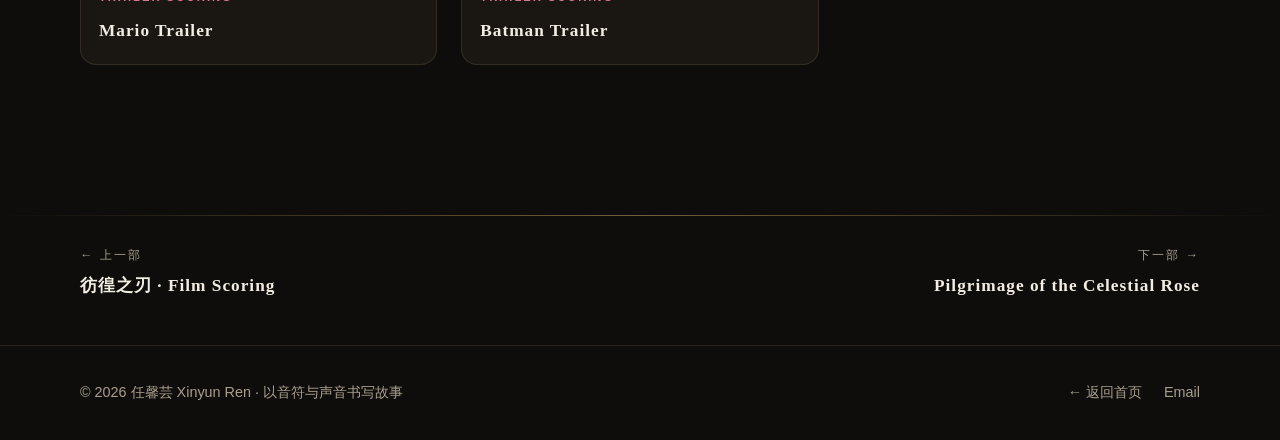
<file: works/hand-in-hand.html>
<!DOCTYPE html>
<html lang="zh-CN">
<head>
  <meta charset="UTF-8" />
  <meta name="viewport" content="width=device-width, initial-scale=1.0" />
  <title>Hand in Hand · 任馨芸作品集</title>
  <link rel="stylesheet" href="../style.css" />
</head>
<body class="work-page">
  <div class="read-progress" id="readProgress"></div>

  <header class="navbar" id="navbar">
    <div class="container nav-inner">
      <a href="../index.html" class="logo">任馨芸<span class="dot">.</span></a>
      <nav class="nav-links" id="navLinks">
        <a href="../index.html#about">关于</a>
        <a href="../index.html#works">作品</a>
        <a href="../index.html#journey">经历</a>
        <a href="../index.html#contact" class="btn btn-primary btn-small">联系我</a>
      </nav>
      <button class="hamburger" id="hamburger" aria-label="菜单">
        <span></span><span></span><span></span>
      </button>
    </div>
  </header>

  <section class="work-hero">
    <div class="work-hero-bg" aria-hidden="true"></div>
    <span class="ghost-num" aria-hidden="true">02</span>
    <div class="waveform waveform-slim" id="waveform" aria-hidden="true"></div>
    <div class="container">
      <a class="crumb" href="../index.html#works">← 返回全部作品</a>
      <p class="section-tag">Work 02 · Film Scoring & Sound</p>
      <h1>Hand in Hand</h1>
    </div>
  </section>

  <section class="work-stage">
    <div class="stage-inner">
      <div class="console reveal">
        <div class="console-bars" id="consoleBars" aria-hidden="true"></div>
        <div class="console-meta">
          <span class="dot-live"></span>
          <span>MONITOR · STEREO OUT</span>
          <span>24-BIT / 48 kHz</span>
          <span class="c-end">XINYUN REN · STUDIO</span>
        </div>
      </div>
      <div class="media-frame" data-kind="video">
        <div class="m-watermark" aria-hidden="true">XINYUN REN</div>
        <video src="../video/hand-in-hand.mp4" poster="../images/poster-hand-in-hand.jpg" preload="none" playsinline></video>
        <button class="m-bigplay" aria-label="播放"><svg viewBox="0 0 24 24" aria-hidden="true"><path d="M8 5v14l11-7z"/></svg></button>
        <div class="m-bar">
          <button class="m-toggle" aria-label="播放 / 暂停">
            <svg class="ic-play" viewBox="0 0 24 24" aria-hidden="true"><path d="M8 5v14l11-7z"/></svg>
            <svg class="ic-pause" viewBox="0 0 24 24" aria-hidden="true"><path d="M6 5h4v14H6zM14 5h4v14h-4z"/></svg>
          </button>
          <div class="m-track"><div class="m-fill"></div><span class="m-knob"></span></div>
          <span class="m-time">0:00 / 0:00</span>
          <button class="m-mute" aria-label="静音 / 取消静音"><svg viewBox="0 0 24 24" aria-hidden="true"><path d="M3 9v6h4l5 4V5L7 9H3z"/><path d="M16.5 8.5a5 5 0 010 7" fill="none" stroke="currentColor" stroke-width="2" stroke-linecap="round"/></svg></button>
          <button class="m-full" aria-label="全屏"><svg viewBox="0 0 24 24" aria-hidden="true"><path d="M4 9V4h5M15 4h5v5M4 15v5h5M20 15v5h-5" fill="none" stroke="currentColor" stroke-width="2" stroke-linecap="round"/></svg></button>
        </div>
      </div>
    </div>
  </section>

  <section class="section work-detail">
    <div class="container">
            <div class="meta-grid">
        <div class="meta-card"><span>类型</span><strong>Film Scoring & Sound</strong></div>
        <div class="meta-card"><span>风格</span><strong>Foley · Field Recording</strong></div>
      </div>
      <div class="score-block reveal">
        <h2>总谱预览</h2>
        <div class="score-grid">
          <figure><img src="../images/score-hand-in-hand-1.jpg" alt="Hand in Hand 总谱预览" loading="lazy" /></figure>
        </div>
      </div>
    </div>
  </section>

  <div class="ribbon" aria-hidden="true">
    <div class="ribbon-track">
      <span>FOLEY</span><i>◆</i><span>FIELD RECORDING</span><i>◆</i><span>FILM SOUND</span><i>◆</i><span>XINYUN REN</span>
    </div>
  </div>

  <section class="section more-works">
    <div class="container">
      <p class="section-tag reveal">Keep Listening</p>
      <h2 class="section-title reveal">继续聆听</h2>
      <div class="more-grid">
        <a class="more-card reveal" href="panghuang.html">
          <div class="more-thumb"><img src="../images/poster-panghuang.jpg" alt="彷徨之刃 · Film Scoring" /></div>
          <div class="more-body"><span class="m-tag">Film Scoring</span><h4>彷徨之刃 · Film Scoring</h4></div>
        </a>
        <a class="more-card reveal" href="rose.html">
          <div class="more-thumb"><img src="../images/rose-cover.jpg" alt="Pilgrimage of the Celestial Rose" /></div>
          <div class="more-body"><span class="m-tag">国风游戏纯音乐</span><h4>Pilgrimage of the Celestial Rose</h4></div>
        </a>
        <a class="more-card reveal" href="poulette.html">
          <div class="more-thumb"><img src="../images/poster-poulette.jpg" alt="Poulette's Chair" /></div>
          <div class="more-body"><span class="m-tag">Animation Scoring</span><h4>Poulette's Chair</h4></div>
        </a>
        <a class="more-card reveal" href="mario-trailer.html">
          <div class="more-thumb"><img src="../images/poster-mario.jpg" alt="Mario Trailer" /></div>
          <div class="more-body"><span class="m-tag">Trailer Scoring</span><h4>Mario Trailer</h4></div>
        </a>
        <a class="more-card reveal" href="batman-trailer.html">
          <div class="more-thumb"><img src="../images/poster-batman.jpg" alt="Batman Trailer" /></div>
          <div class="more-body"><span class="m-tag">Trailer Scoring</span><h4>Batman Trailer</h4></div>
        </a>
      </div>
    </div>
  </section>

  <nav class="pn-nav">
    <div class="container pn-inner">
      <a class="pn-link" href="panghuang.html"><span>← 上一部</span><strong>彷徨之刃 · Film Scoring</strong></a>
      <a class="pn-link next" href="rose.html"><span>下一部 →</span><strong>Pilgrimage of the Celestial Rose</strong></a>
    </div>
  </nav>

  <footer class="footer">
    <div class="container footer-inner">
      <p>© 2026 任馨芸 Xinyun Ren · 以音符与声音书写故事</p>
      <div class="socials">
        <a href="../index.html">← 返回首页</a>
        <a href="mailto:careen617@gmail.com">Email</a>
      </div>
    </div>
  </footer>

  <button class="back-top" id="backTop" aria-label="回到顶部">↑</button>
  <script src="../script.js"></script>
</body>
</html>
</file>
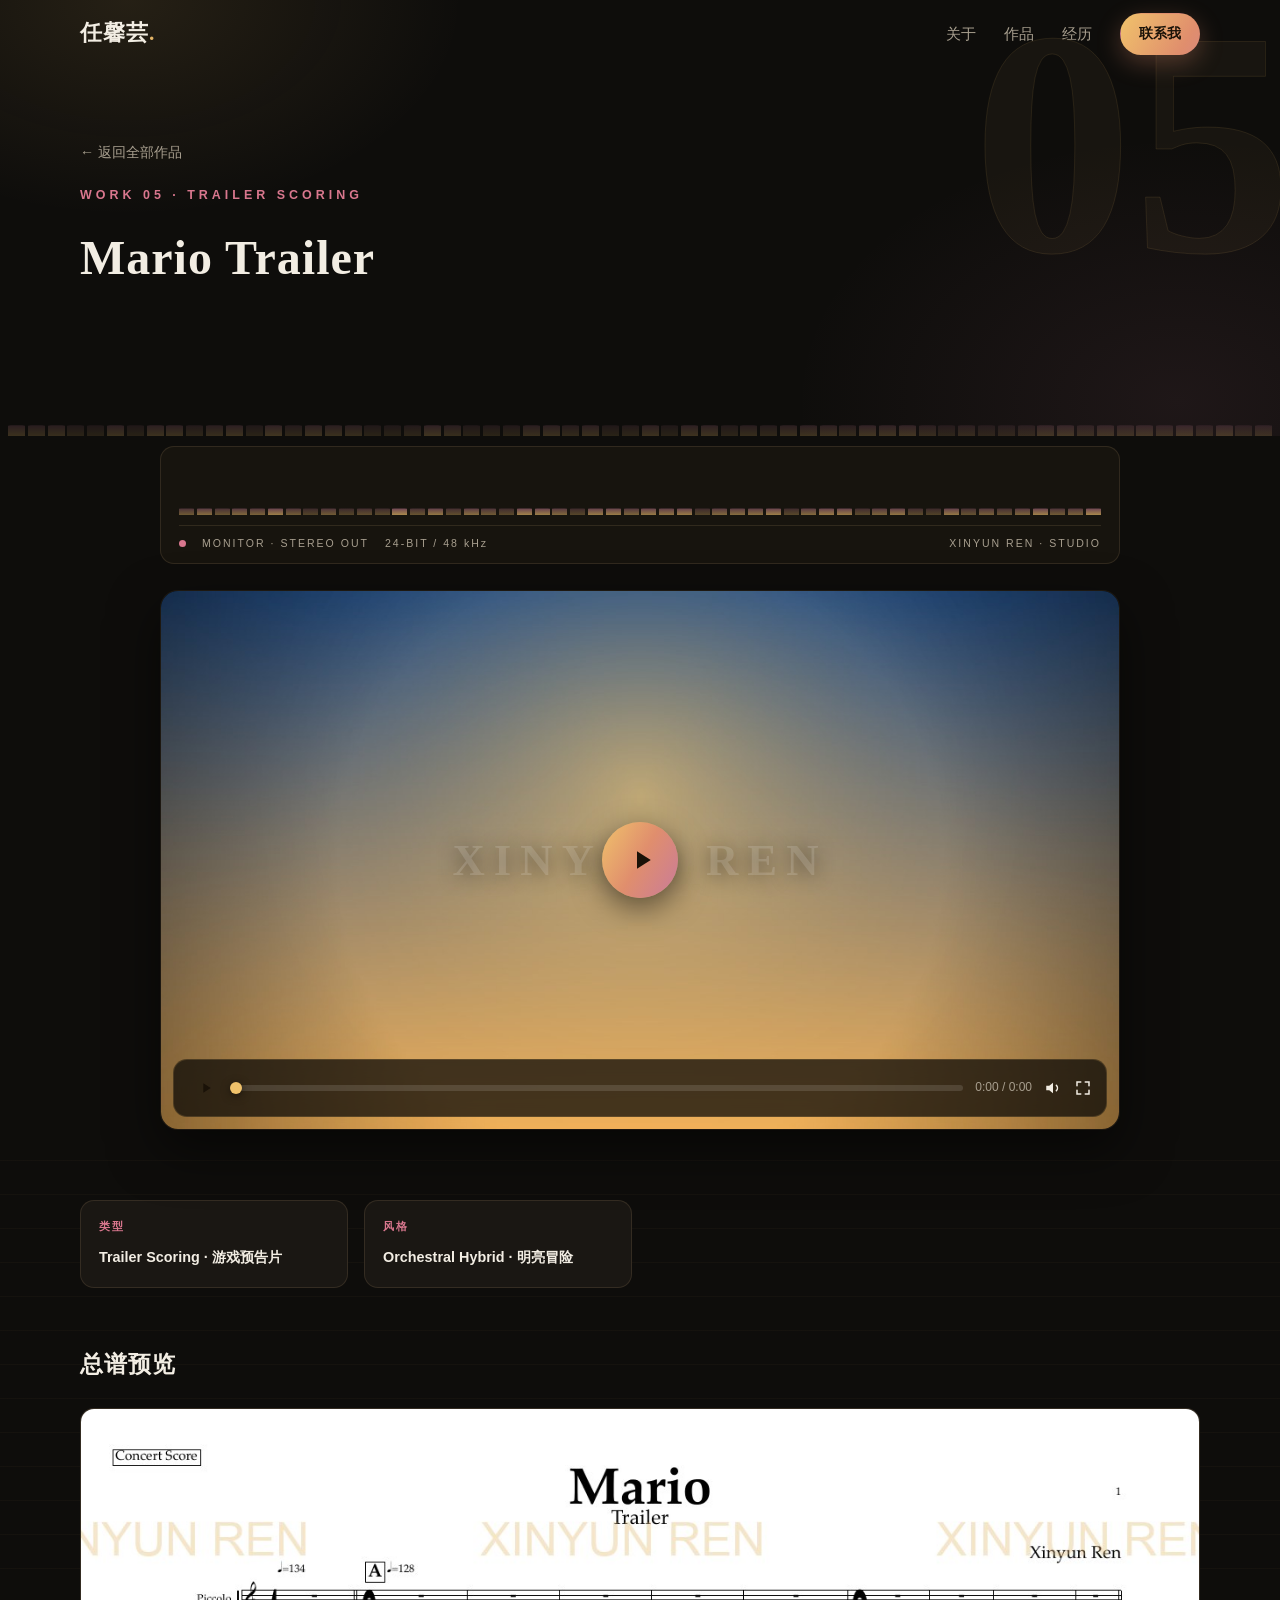
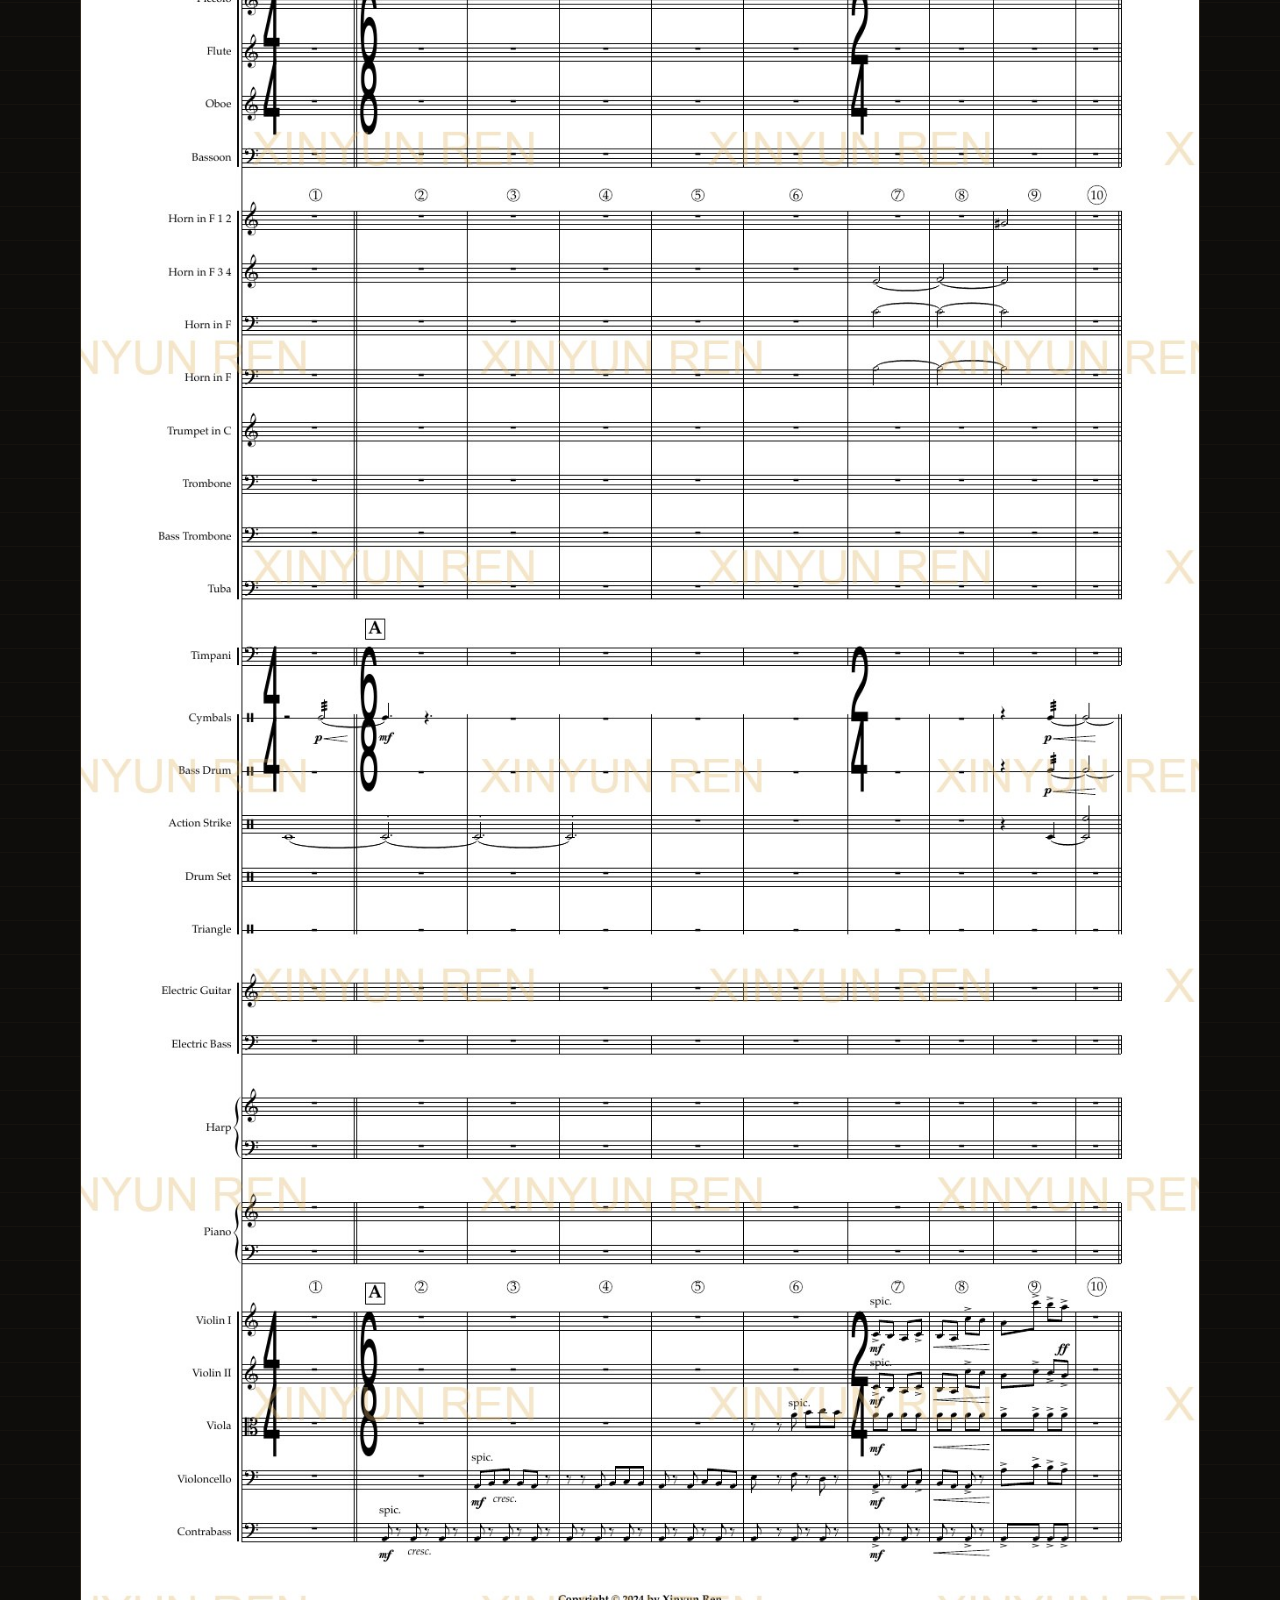
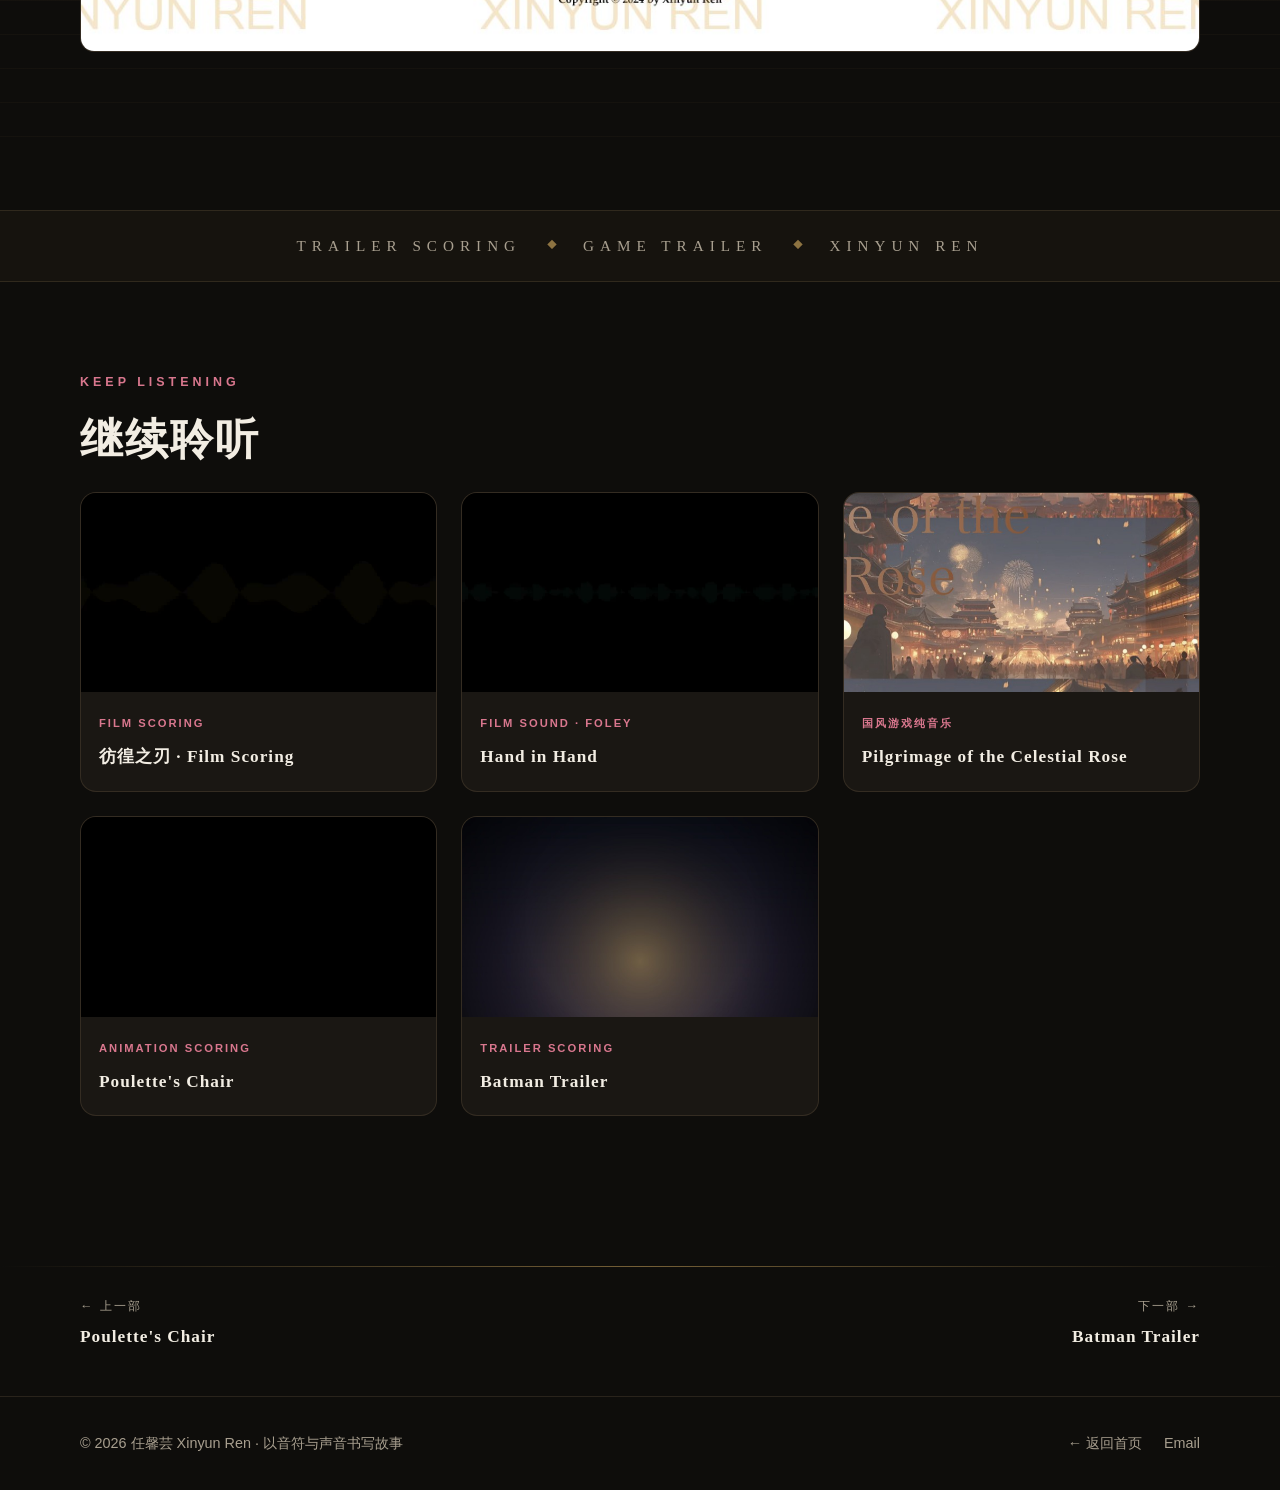
<file: works/mario-trailer.html>
<!DOCTYPE html>
<html lang="zh-CN">
<head>
  <meta charset="UTF-8" />
  <meta name="viewport" content="width=device-width, initial-scale=1.0" />
  <title>Mario Trailer · 任馨芸作品集</title>
  <link rel="stylesheet" href="../style.css" />
</head>
<body class="work-page">
  <div class="read-progress" id="readProgress"></div>

  <header class="navbar" id="navbar">
    <div class="container nav-inner">
      <a href="../index.html" class="logo">任馨芸<span class="dot">.</span></a>
      <nav class="nav-links" id="navLinks">
        <a href="../index.html#about">关于</a>
        <a href="../index.html#works">作品</a>
        <a href="../index.html#journey">经历</a>
        <a href="../index.html#contact" class="btn btn-primary btn-small">联系我</a>
      </nav>
      <button class="hamburger" id="hamburger" aria-label="菜单">
        <span></span><span></span><span></span>
      </button>
    </div>
  </header>

  <section class="work-hero">
    <div class="work-hero-bg" aria-hidden="true"></div>
    <span class="ghost-num" aria-hidden="true">05</span>
    <div class="waveform waveform-slim" id="waveform" aria-hidden="true"></div>
    <div class="container">
      <a class="crumb" href="../index.html#works">← 返回全部作品</a>
      <p class="section-tag">Work 05 · Trailer Scoring</p>
      <h1>Mario Trailer</h1>
    </div>
  </section>

  <section class="work-stage">
    <div class="stage-inner">
      <div class="console reveal">
        <div class="console-bars" id="consoleBars" aria-hidden="true"></div>
        <div class="console-meta">
          <span class="dot-live"></span>
          <span>MONITOR · STEREO OUT</span>
          <span>24-BIT / 48 kHz</span>
          <span class="c-end">XINYUN REN · STUDIO</span>
        </div>
      </div>
      <div class="media-frame" data-kind="video">
        <div class="m-watermark" aria-hidden="true">XINYUN REN</div>
        <video src="../video/mario-trailer.mp4" poster="../images/poster-mario.jpg" preload="none" playsinline></video>
        <button class="m-bigplay" aria-label="播放"><svg viewBox="0 0 24 24" aria-hidden="true"><path d="M8 5v14l11-7z"/></svg></button>
        <div class="m-bar">
          <button class="m-toggle" aria-label="播放 / 暂停">
            <svg class="ic-play" viewBox="0 0 24 24" aria-hidden="true"><path d="M8 5v14l11-7z"/></svg>
            <svg class="ic-pause" viewBox="0 0 24 24" aria-hidden="true"><path d="M6 5h4v14H6zM14 5h4v14h-4z"/></svg>
          </button>
          <div class="m-track"><div class="m-fill"></div><span class="m-knob"></span></div>
          <span class="m-time">0:00 / 0:00</span>
          <button class="m-mute" aria-label="静音 / 取消静音"><svg viewBox="0 0 24 24" aria-hidden="true"><path d="M3 9v6h4l5 4V5L7 9H3z"/><path d="M16.5 8.5a5 5 0 010 7" fill="none" stroke="currentColor" stroke-width="2" stroke-linecap="round"/></svg></button>
          <button class="m-full" aria-label="全屏"><svg viewBox="0 0 24 24" aria-hidden="true"><path d="M4 9V4h5M15 4h5v5M4 15v5h5M20 15v5h-5" fill="none" stroke="currentColor" stroke-width="2" stroke-linecap="round"/></svg></button>
        </div>
      </div>
    </div>
  </section>

  <section class="section work-detail">
    <div class="container">
            <div class="meta-grid">
        <div class="meta-card"><span>类型</span><strong>Trailer Scoring · 游戏预告片</strong></div>
        <div class="meta-card"><span>风格</span><strong>Orchestral Hybrid · 明亮冒险</strong></div>
      </div>
      <div class="score-block reveal">
        <h2>总谱预览</h2>
        <div class="score-grid">
          <figure><img src="../images/score-mario-1.jpg" alt="Mario Trailer 总谱预览" loading="lazy" /></figure>
        </div>
      </div>
    </div>
  </section>

  <div class="ribbon" aria-hidden="true">
    <div class="ribbon-track">
      <span>TRAILER SCORING</span><i>◆</i><span>GAME TRAILER</span><i>◆</i><span>XINYUN REN</span>
    </div>
  </div>

  <section class="section more-works">
    <div class="container">
      <p class="section-tag reveal">Keep Listening</p>
      <h2 class="section-title reveal">继续聆听</h2>
      <div class="more-grid">
        <a class="more-card reveal" href="panghuang.html">
          <div class="more-thumb"><img src="../images/poster-panghuang.jpg" alt="彷徨之刃 · Film Scoring" /></div>
          <div class="more-body"><span class="m-tag">Film Scoring</span><h4>彷徨之刃 · Film Scoring</h4></div>
        </a>
        <a class="more-card reveal" href="hand-in-hand.html">
          <div class="more-thumb"><img src="../images/poster-hand-in-hand.jpg" alt="Hand in Hand" /></div>
          <div class="more-body"><span class="m-tag">Film Sound · Foley</span><h4>Hand in Hand</h4></div>
        </a>
        <a class="more-card reveal" href="rose.html">
          <div class="more-thumb"><img src="../images/rose-cover.jpg" alt="Pilgrimage of the Celestial Rose" /></div>
          <div class="more-body"><span class="m-tag">国风游戏纯音乐</span><h4>Pilgrimage of the Celestial Rose</h4></div>
        </a>
        <a class="more-card reveal" href="poulette.html">
          <div class="more-thumb"><img src="../images/poster-poulette.jpg" alt="Poulette's Chair" /></div>
          <div class="more-body"><span class="m-tag">Animation Scoring</span><h4>Poulette's Chair</h4></div>
        </a>
        <a class="more-card reveal" href="batman-trailer.html">
          <div class="more-thumb"><img src="../images/poster-batman.jpg" alt="Batman Trailer" /></div>
          <div class="more-body"><span class="m-tag">Trailer Scoring</span><h4>Batman Trailer</h4></div>
        </a>
      </div>
    </div>
  </section>

  <nav class="pn-nav">
    <div class="container pn-inner">
      <a class="pn-link" href="poulette.html"><span>← 上一部</span><strong>Poulette's Chair</strong></a>
      <a class="pn-link next" href="batman-trailer.html"><span>下一部 →</span><strong>Batman Trailer</strong></a>
    </div>
  </nav>

  <footer class="footer">
    <div class="container footer-inner">
      <p>© 2026 任馨芸 Xinyun Ren · 以音符与声音书写故事</p>
      <div class="socials">
        <a href="../index.html">← 返回首页</a>
        <a href="mailto:careen617@gmail.com">Email</a>
      </div>
    </div>
  </footer>

  <button class="back-top" id="backTop" aria-label="回到顶部">↑</button>
  <script src="../script.js"></script>
</body>
</html>
</file>
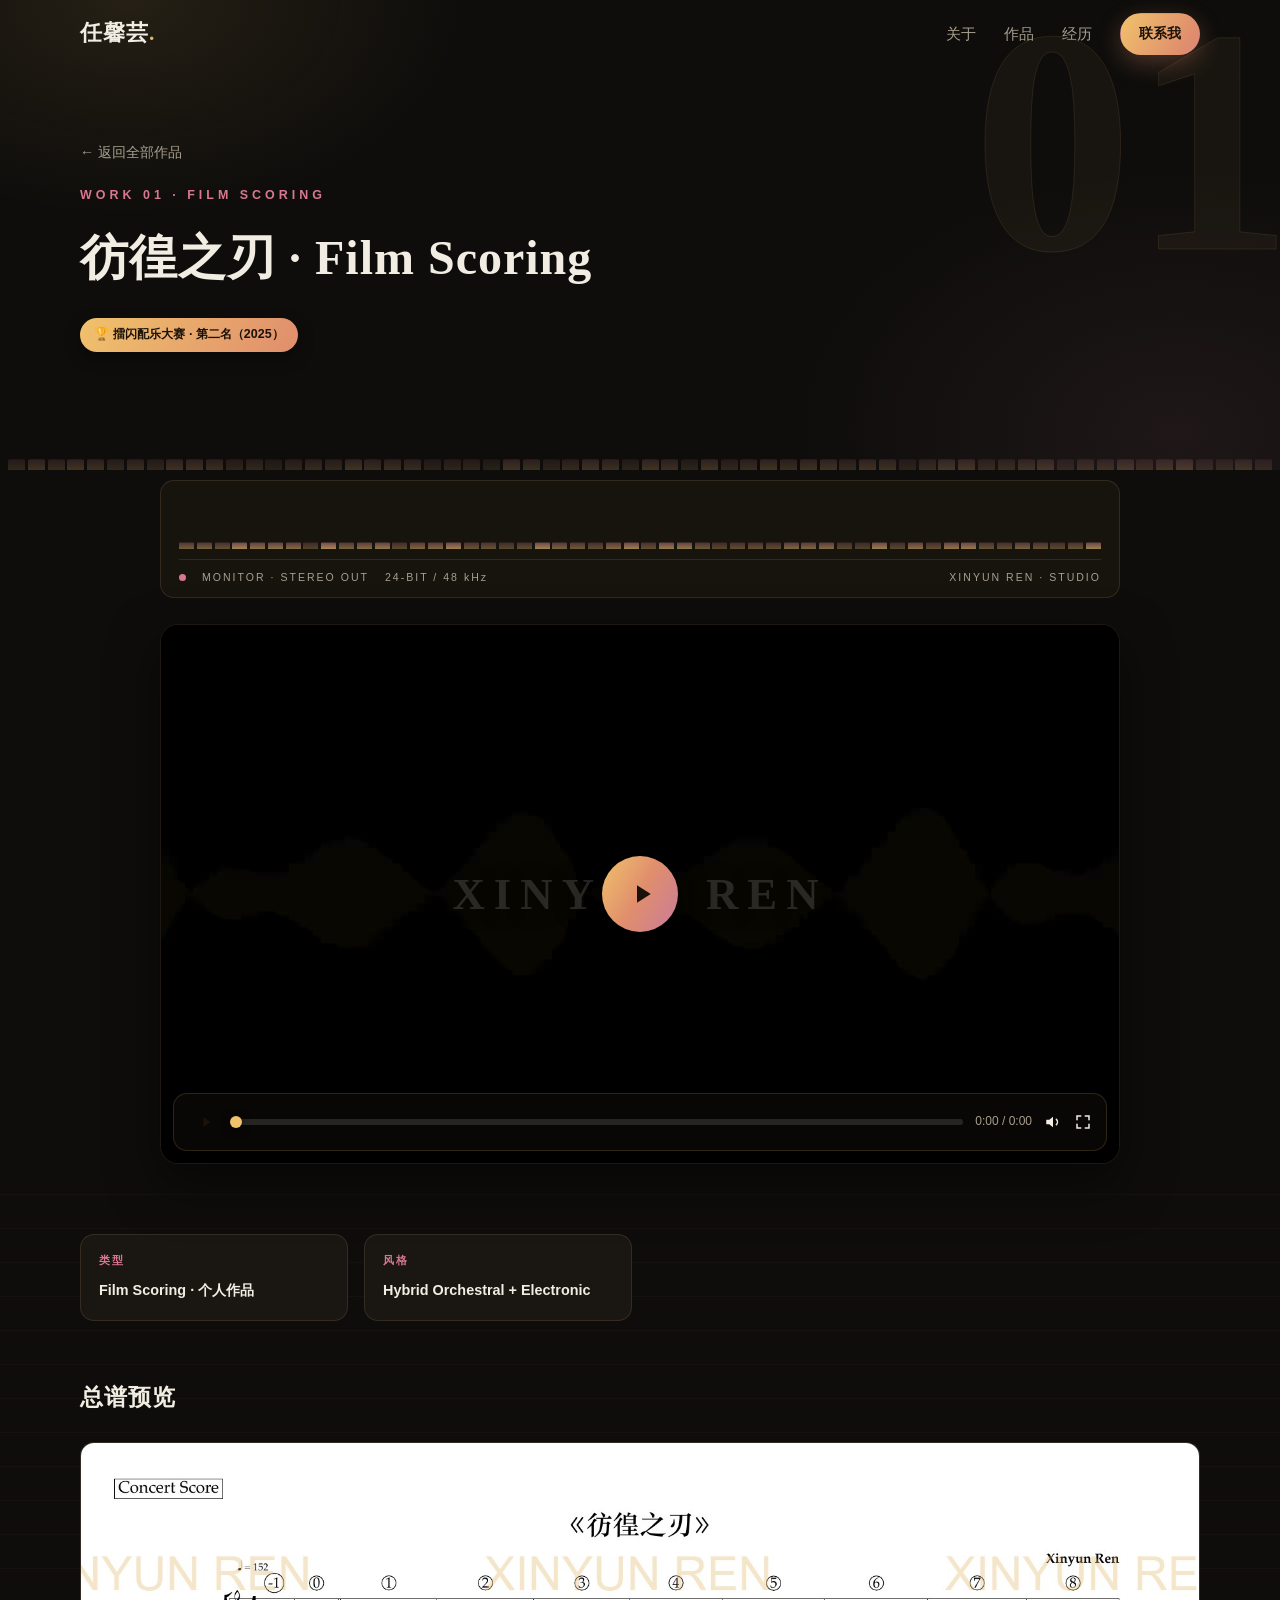
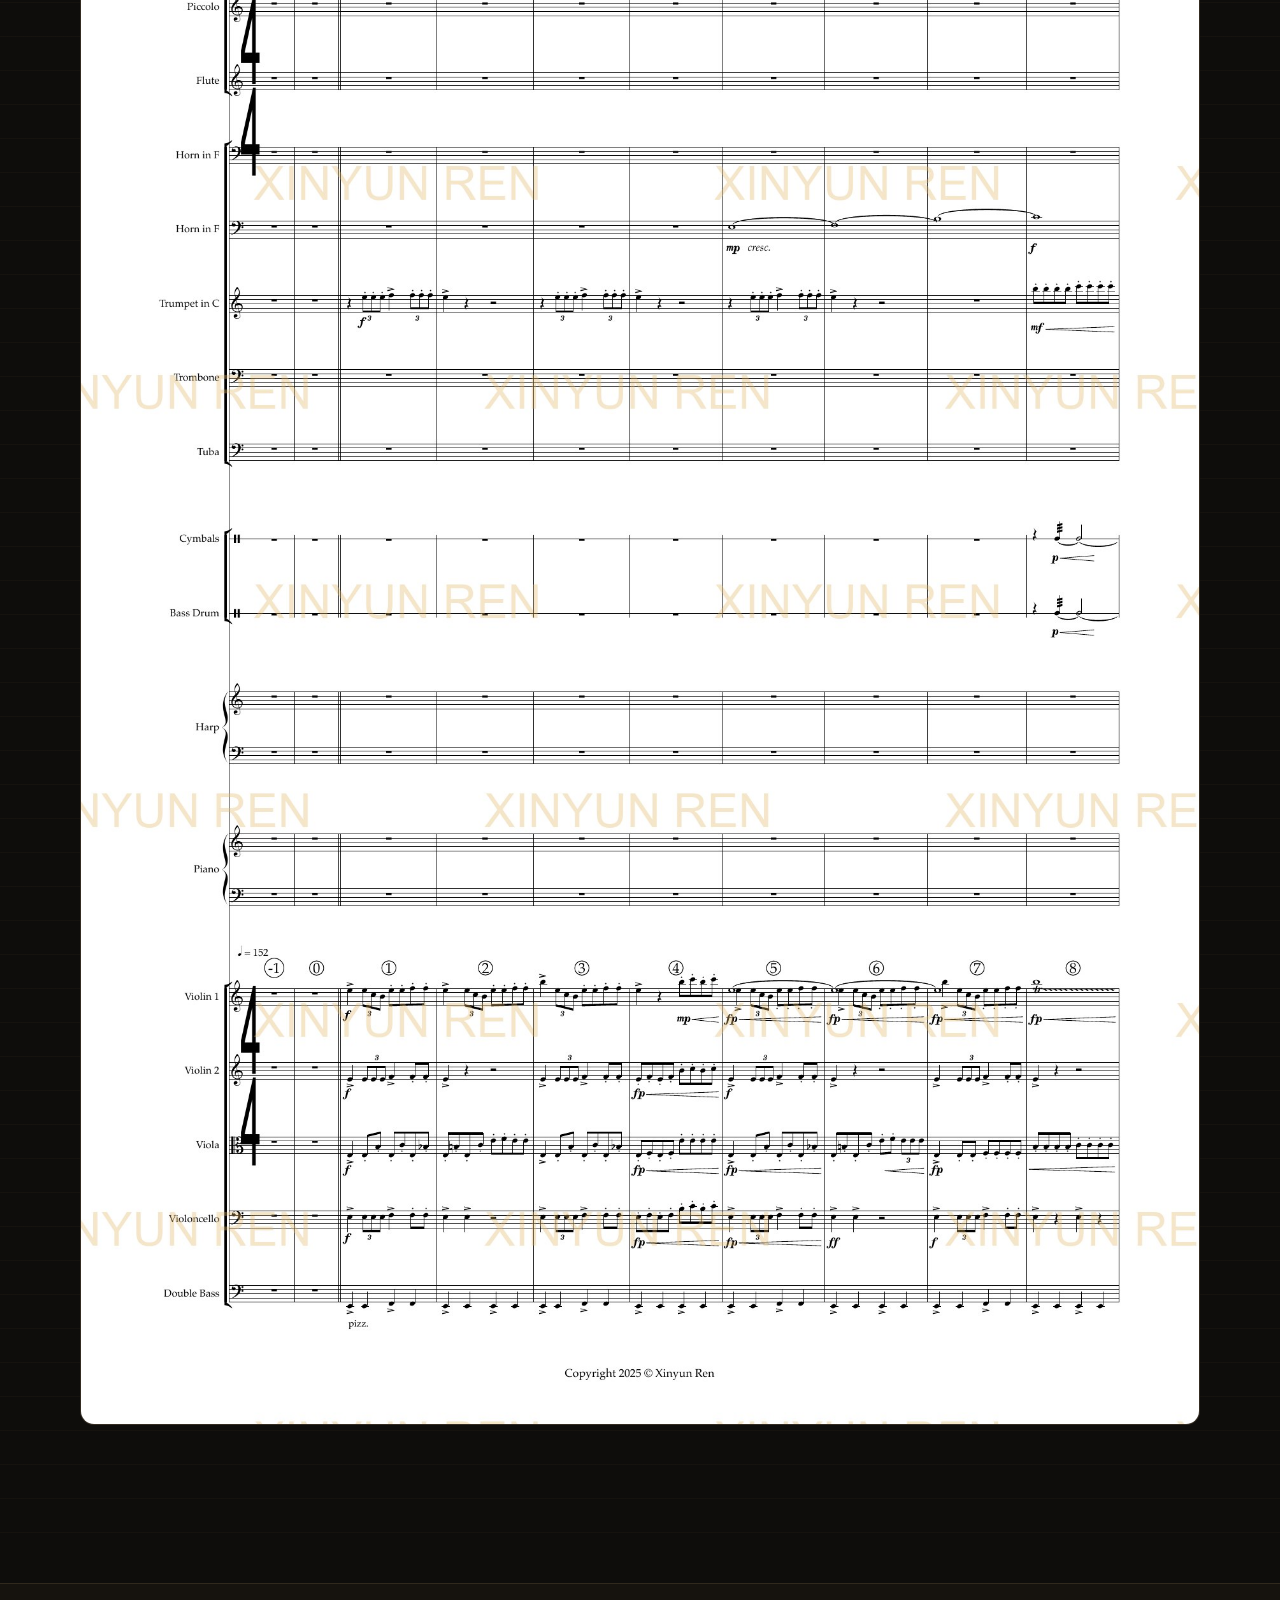
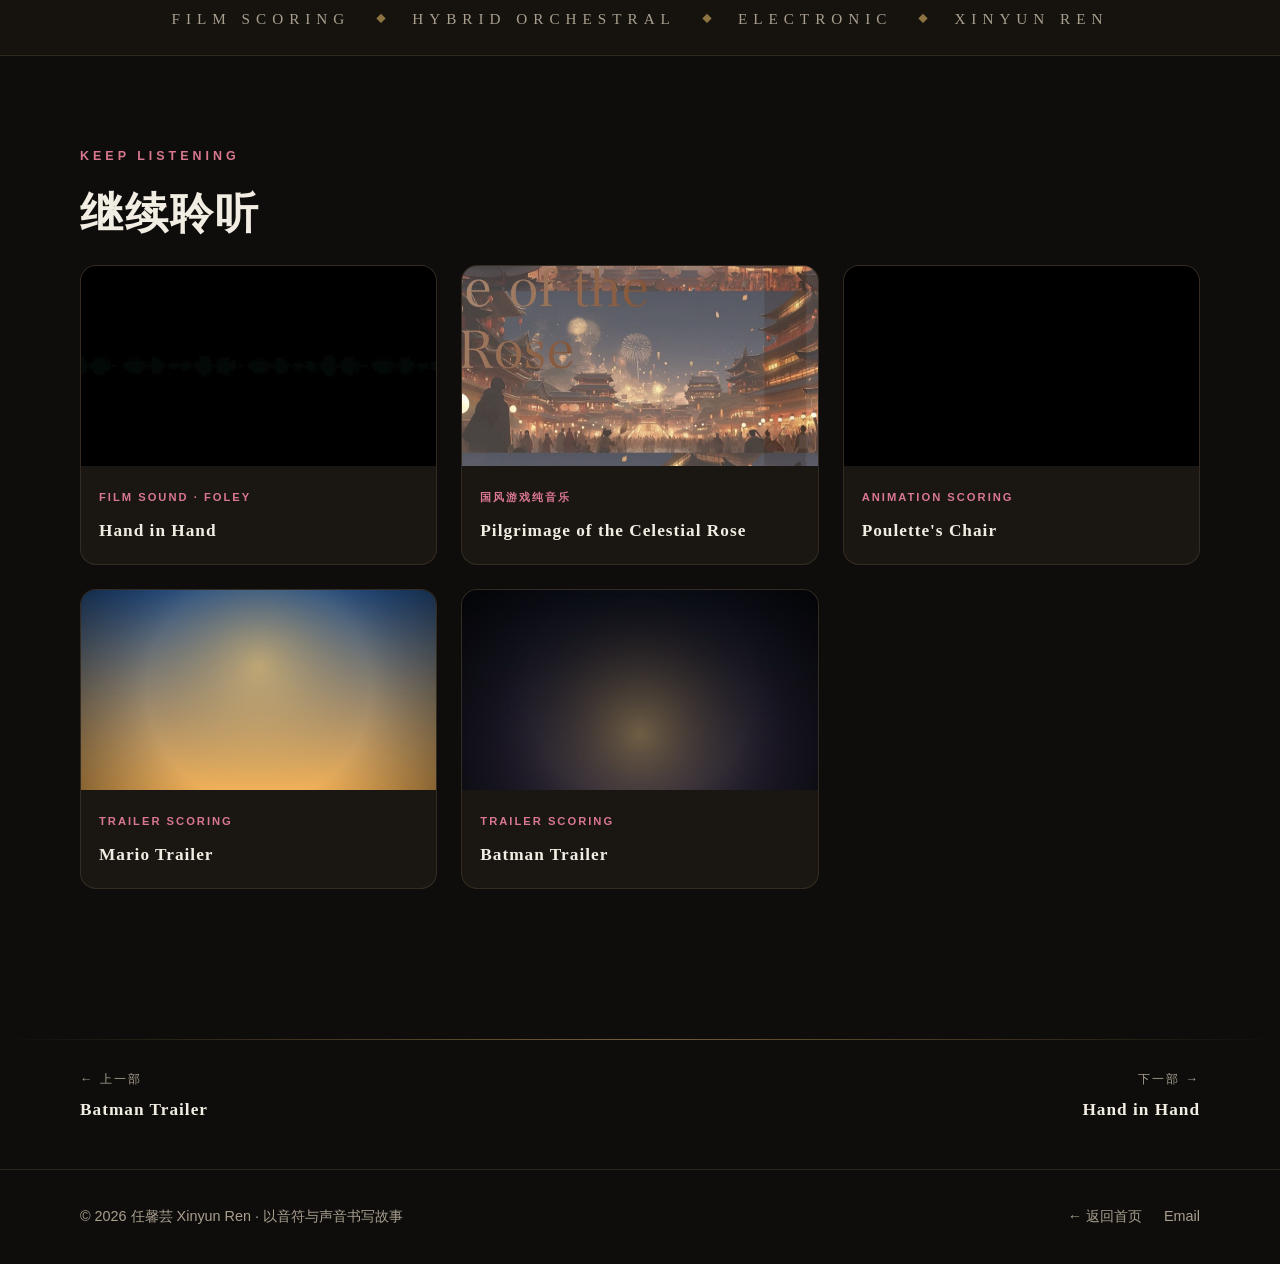
<file: works/panghuang.html>
<!DOCTYPE html>
<html lang="zh-CN">
<head>
  <meta charset="UTF-8" />
  <meta name="viewport" content="width=device-width, initial-scale=1.0" />
  <title>彷徨之刃 · Film Scoring · 任馨芸作品集</title>
  <link rel="stylesheet" href="../style.css" />
</head>
<body class="work-page">
  <div class="read-progress" id="readProgress"></div>

  <header class="navbar" id="navbar">
    <div class="container nav-inner">
      <a href="../index.html" class="logo">任馨芸<span class="dot">.</span></a>
      <nav class="nav-links" id="navLinks">
        <a href="../index.html#about">关于</a>
        <a href="../index.html#works">作品</a>
        <a href="../index.html#journey">经历</a>
        <a href="../index.html#contact" class="btn btn-primary btn-small">联系我</a>
      </nav>
      <button class="hamburger" id="hamburger" aria-label="菜单">
        <span></span><span></span><span></span>
      </button>
    </div>
  </header>

  <section class="work-hero">
    <div class="work-hero-bg" aria-hidden="true"></div>
    <span class="ghost-num" aria-hidden="true">01</span>
    <div class="waveform waveform-slim" id="waveform" aria-hidden="true"></div>
    <div class="container">
      <a class="crumb" href="../index.html#works">← 返回全部作品</a>
      <p class="section-tag">Work 01 · Film Scoring</p>
      <h1>彷徨之刃 · Film Scoring</h1>
      <span class="award-badge-inline">🏆 擂闪配乐大赛 · 第二名（2025）</span>
    </div>
  </section>

  <section class="work-stage">
    <div class="stage-inner">
      <div class="console reveal">
        <div class="console-bars" id="consoleBars" aria-hidden="true"></div>
        <div class="console-meta">
          <span class="dot-live"></span>
          <span>MONITOR · STEREO OUT</span>
          <span>24-BIT / 48 kHz</span>
          <span class="c-end">XINYUN REN · STUDIO</span>
        </div>
      </div>
      <div class="media-frame" data-kind="video">
        <div class="m-watermark" aria-hidden="true">XINYUN REN</div>
        <video src="../video/panghuang-zhiren.mp4" poster="../images/poster-panghuang.jpg" preload="none" playsinline></video>
        <button class="m-bigplay" aria-label="播放"><svg viewBox="0 0 24 24" aria-hidden="true"><path d="M8 5v14l11-7z"/></svg></button>
        <div class="m-bar">
          <button class="m-toggle" aria-label="播放 / 暂停">
            <svg class="ic-play" viewBox="0 0 24 24" aria-hidden="true"><path d="M8 5v14l11-7z"/></svg>
            <svg class="ic-pause" viewBox="0 0 24 24" aria-hidden="true"><path d="M6 5h4v14H6zM14 5h4v14h-4z"/></svg>
          </button>
          <div class="m-track"><div class="m-fill"></div><span class="m-knob"></span></div>
          <span class="m-time">0:00 / 0:00</span>
          <button class="m-mute" aria-label="静音 / 取消静音"><svg viewBox="0 0 24 24" aria-hidden="true"><path d="M3 9v6h4l5 4V5L7 9H3z"/><path d="M16.5 8.5a5 5 0 010 7" fill="none" stroke="currentColor" stroke-width="2" stroke-linecap="round"/></svg></button>
          <button class="m-full" aria-label="全屏"><svg viewBox="0 0 24 24" aria-hidden="true"><path d="M4 9V4h5M15 4h5v5M4 15v5h5M20 15v5h-5" fill="none" stroke="currentColor" stroke-width="2" stroke-linecap="round"/></svg></button>
        </div>
      </div>
    </div>
  </section>

  <section class="section work-detail">
    <div class="container">
            <div class="meta-grid">
        <div class="meta-card"><span>类型</span><strong>Film Scoring · 个人作品</strong></div>
        <div class="meta-card"><span>风格</span><strong>Hybrid Orchestral + Electronic</strong></div>
      </div>
      <div class="score-block reveal">
        <h2>总谱预览</h2>
        <div class="score-grid">
          <figure><img src="../images/score-panghuang-1.jpg" alt="彷徨之刃 总谱预览" loading="lazy" /></figure>
        </div>
      </div>
    </div>
  </section>

  <div class="ribbon" aria-hidden="true">
    <div class="ribbon-track">
      <span>FILM SCORING</span><i>◆</i><span>HYBRID ORCHESTRAL</span><i>◆</i><span>ELECTRONIC</span><i>◆</i><span>XINYUN REN</span>
    </div>
  </div>

  <section class="section more-works">
    <div class="container">
      <p class="section-tag reveal">Keep Listening</p>
      <h2 class="section-title reveal">继续聆听</h2>
      <div class="more-grid">
        <a class="more-card reveal" href="hand-in-hand.html">
          <div class="more-thumb"><img src="../images/poster-hand-in-hand.jpg" alt="Hand in Hand" /></div>
          <div class="more-body"><span class="m-tag">Film Sound · Foley</span><h4>Hand in Hand</h4></div>
        </a>
        <a class="more-card reveal" href="rose.html">
          <div class="more-thumb"><img src="../images/rose-cover.jpg" alt="Pilgrimage of the Celestial Rose" /></div>
          <div class="more-body"><span class="m-tag">国风游戏纯音乐</span><h4>Pilgrimage of the Celestial Rose</h4></div>
        </a>
        <a class="more-card reveal" href="poulette.html">
          <div class="more-thumb"><img src="../images/poster-poulette.jpg" alt="Poulette's Chair" /></div>
          <div class="more-body"><span class="m-tag">Animation Scoring</span><h4>Poulette's Chair</h4></div>
        </a>
        <a class="more-card reveal" href="mario-trailer.html">
          <div class="more-thumb"><img src="../images/poster-mario.jpg" alt="Mario Trailer" /></div>
          <div class="more-body"><span class="m-tag">Trailer Scoring</span><h4>Mario Trailer</h4></div>
        </a>
        <a class="more-card reveal" href="batman-trailer.html">
          <div class="more-thumb"><img src="../images/poster-batman.jpg" alt="Batman Trailer" /></div>
          <div class="more-body"><span class="m-tag">Trailer Scoring</span><h4>Batman Trailer</h4></div>
        </a>
      </div>
    </div>
  </section>

  <nav class="pn-nav">
    <div class="container pn-inner">
      <a class="pn-link" href="batman-trailer.html"><span>← 上一部</span><strong>Batman Trailer</strong></a>
      <a class="pn-link next" href="hand-in-hand.html"><span>下一部 →</span><strong>Hand in Hand</strong></a>
    </div>
  </nav>

  <footer class="footer">
    <div class="container footer-inner">
      <p>© 2026 任馨芸 Xinyun Ren · 以音符与声音书写故事</p>
      <div class="socials">
        <a href="../index.html">← 返回首页</a>
        <a href="mailto:careen617@gmail.com">Email</a>
      </div>
    </div>
  </footer>

  <button class="back-top" id="backTop" aria-label="回到顶部">↑</button>
  <script src="../script.js"></script>
</body>
</html>
</file>
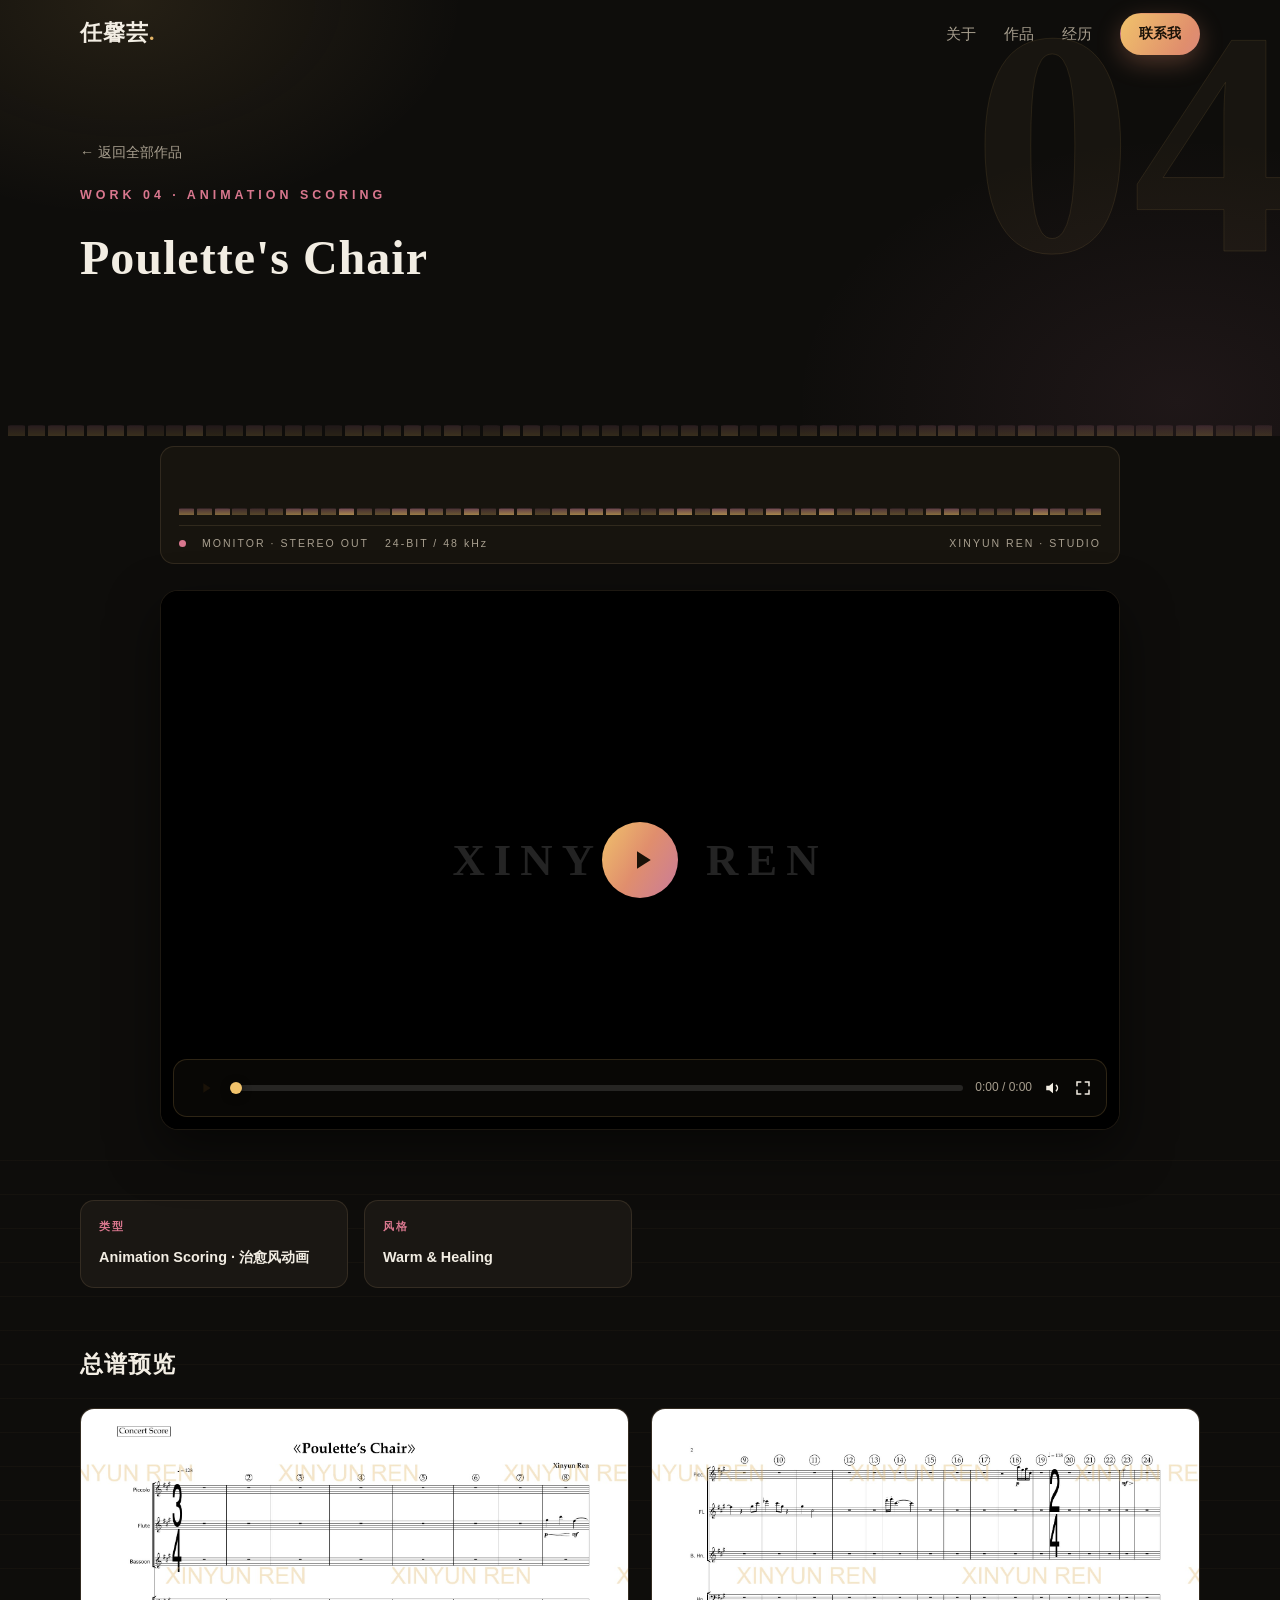
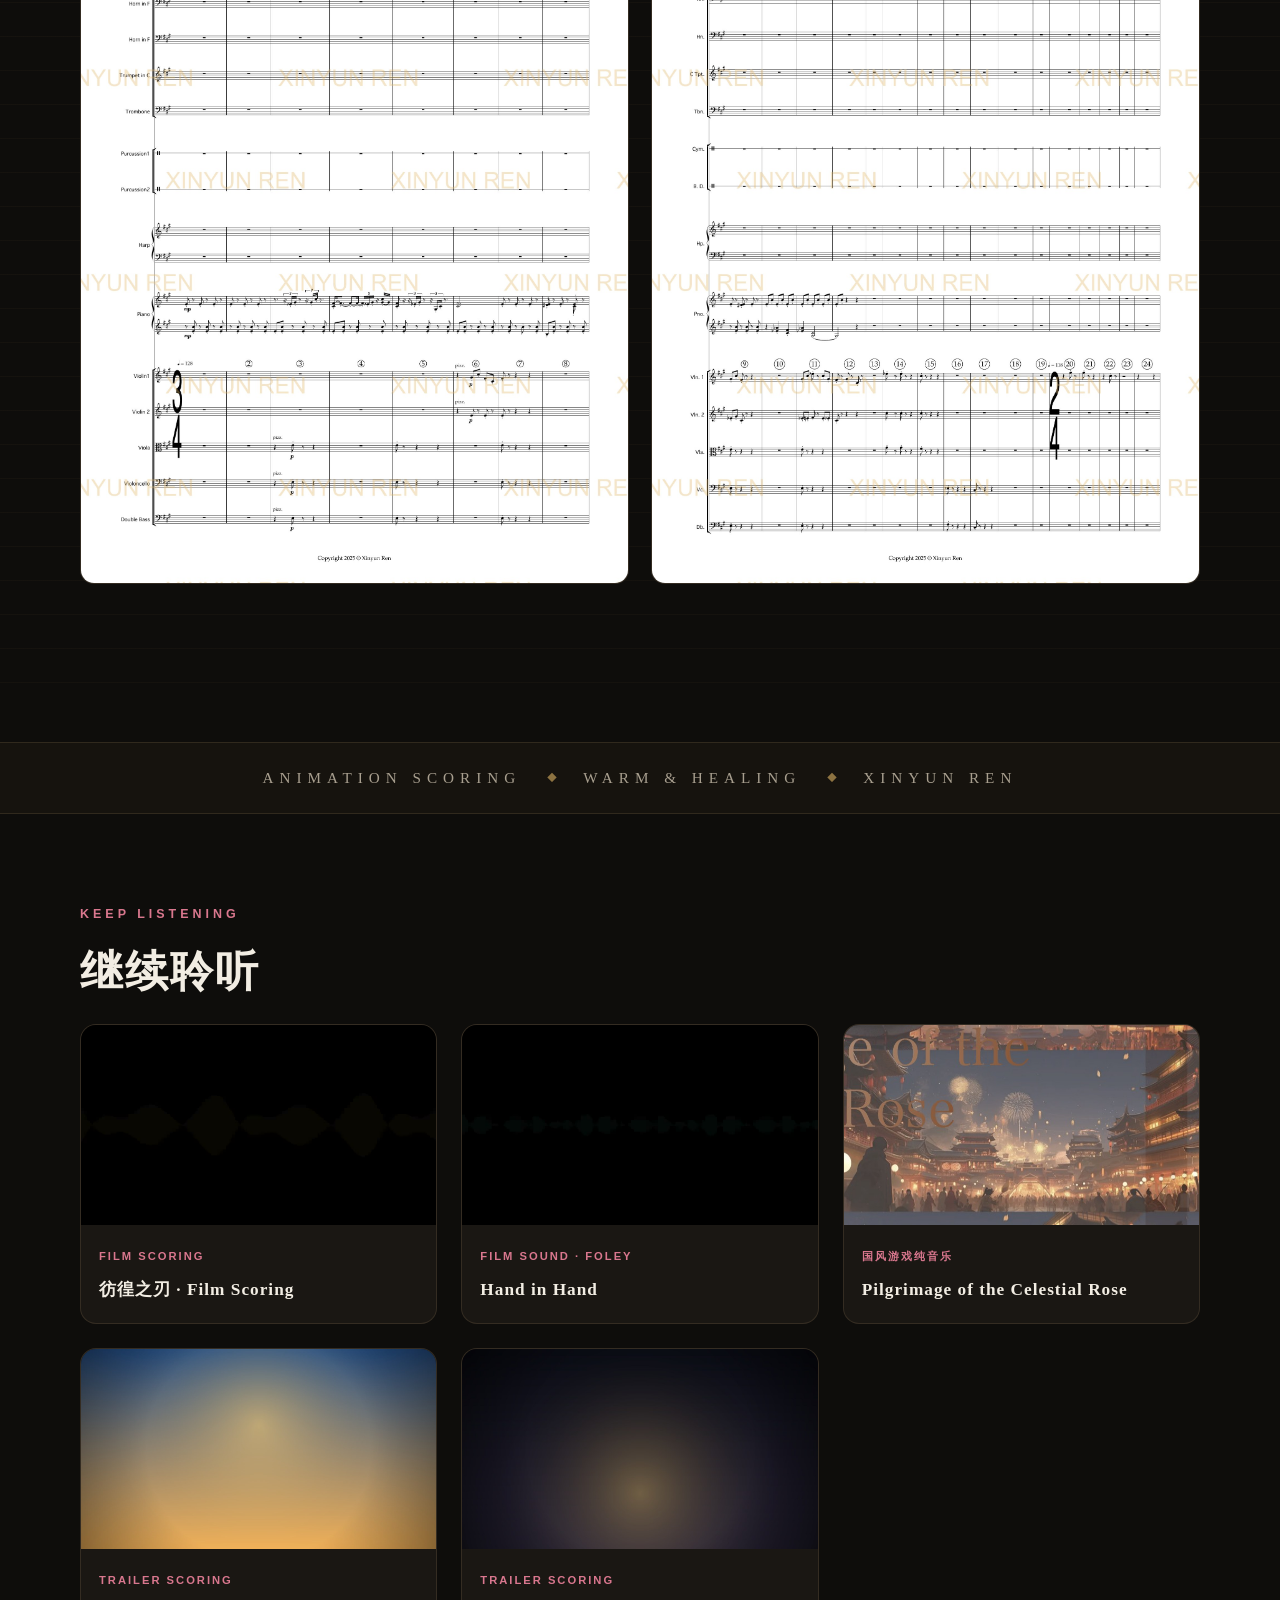
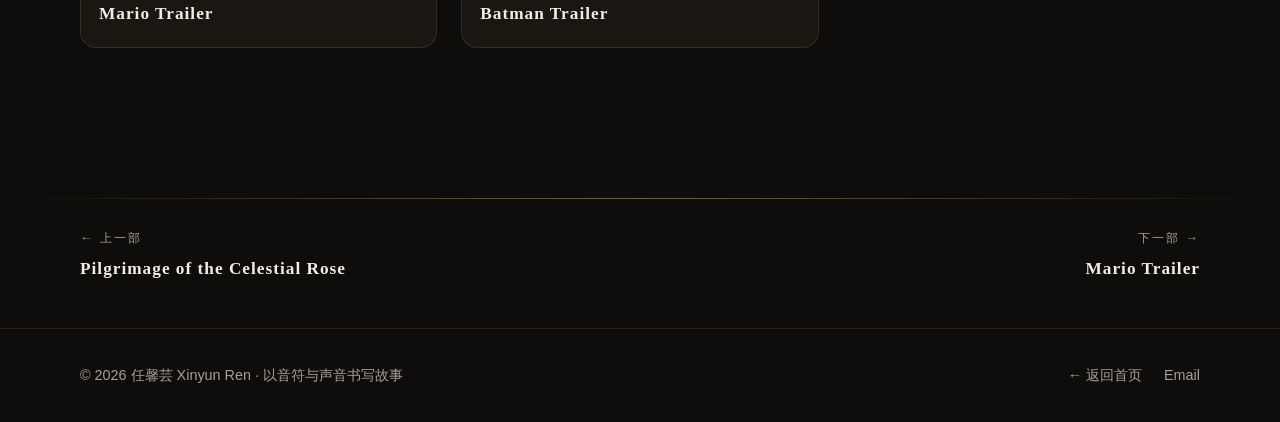
<file: works/poulette.html>
<!DOCTYPE html>
<html lang="zh-CN">
<head>
  <meta charset="UTF-8" />
  <meta name="viewport" content="width=device-width, initial-scale=1.0" />
  <title>Poulette's Chair · 任馨芸作品集</title>
  <link rel="stylesheet" href="../style.css" />
</head>
<body class="work-page">
  <div class="read-progress" id="readProgress"></div>

  <header class="navbar" id="navbar">
    <div class="container nav-inner">
      <a href="../index.html" class="logo">任馨芸<span class="dot">.</span></a>
      <nav class="nav-links" id="navLinks">
        <a href="../index.html#about">关于</a>
        <a href="../index.html#works">作品</a>
        <a href="../index.html#journey">经历</a>
        <a href="../index.html#contact" class="btn btn-primary btn-small">联系我</a>
      </nav>
      <button class="hamburger" id="hamburger" aria-label="菜单">
        <span></span><span></span><span></span>
      </button>
    </div>
  </header>

  <section class="work-hero">
    <div class="work-hero-bg" aria-hidden="true"></div>
    <span class="ghost-num" aria-hidden="true">04</span>
    <div class="waveform waveform-slim" id="waveform" aria-hidden="true"></div>
    <div class="container">
      <a class="crumb" href="../index.html#works">← 返回全部作品</a>
      <p class="section-tag">Work 04 · Animation Scoring</p>
      <h1>Poulette's Chair</h1>
    </div>
  </section>

  <section class="work-stage">
    <div class="stage-inner">
      <div class="console reveal">
        <div class="console-bars" id="consoleBars" aria-hidden="true"></div>
        <div class="console-meta">
          <span class="dot-live"></span>
          <span>MONITOR · STEREO OUT</span>
          <span>24-BIT / 48 kHz</span>
          <span class="c-end">XINYUN REN · STUDIO</span>
        </div>
      </div>
      <div class="media-frame" data-kind="video">
        <div class="m-watermark" aria-hidden="true">XINYUN REN</div>
        <video src="../video/poulettes-chair.mp4" poster="../images/poster-poulette.jpg" preload="none" playsinline></video>
        <button class="m-bigplay" aria-label="播放"><svg viewBox="0 0 24 24" aria-hidden="true"><path d="M8 5v14l11-7z"/></svg></button>
        <div class="m-bar">
          <button class="m-toggle" aria-label="播放 / 暂停">
            <svg class="ic-play" viewBox="0 0 24 24" aria-hidden="true"><path d="M8 5v14l11-7z"/></svg>
            <svg class="ic-pause" viewBox="0 0 24 24" aria-hidden="true"><path d="M6 5h4v14H6zM14 5h4v14h-4z"/></svg>
          </button>
          <div class="m-track"><div class="m-fill"></div><span class="m-knob"></span></div>
          <span class="m-time">0:00 / 0:00</span>
          <button class="m-mute" aria-label="静音 / 取消静音"><svg viewBox="0 0 24 24" aria-hidden="true"><path d="M3 9v6h4l5 4V5L7 9H3z"/><path d="M16.5 8.5a5 5 0 010 7" fill="none" stroke="currentColor" stroke-width="2" stroke-linecap="round"/></svg></button>
          <button class="m-full" aria-label="全屏"><svg viewBox="0 0 24 24" aria-hidden="true"><path d="M4 9V4h5M15 4h5v5M4 15v5h5M20 15v5h-5" fill="none" stroke="currentColor" stroke-width="2" stroke-linecap="round"/></svg></button>
        </div>
      </div>
    </div>
  </section>

  <section class="section work-detail">
    <div class="container">
            <div class="meta-grid">
        <div class="meta-card"><span>类型</span><strong>Animation Scoring · 治愈风动画</strong></div>
        <div class="meta-card"><span>风格</span><strong>Warm & Healing</strong></div>
      </div>
      <div class="score-block reveal">
        <h2>总谱预览</h2>
        <div class="score-grid">
          <figure><img src="../images/score-poulette-1.jpg" alt="Poulette's Chair 总谱预览" loading="lazy" /></figure>
          <figure><img src="../images/score-poulette-2.jpg" alt="Poulette's Chair 总谱预览 2" loading="lazy" /></figure>
        </div>
      </div>
    </div>
  </section>

  <div class="ribbon" aria-hidden="true">
    <div class="ribbon-track">
      <span>ANIMATION SCORING</span><i>◆</i><span>WARM & HEALING</span><i>◆</i><span>XINYUN REN</span>
    </div>
  </div>

  <section class="section more-works">
    <div class="container">
      <p class="section-tag reveal">Keep Listening</p>
      <h2 class="section-title reveal">继续聆听</h2>
      <div class="more-grid">
        <a class="more-card reveal" href="panghuang.html">
          <div class="more-thumb"><img src="../images/poster-panghuang.jpg" alt="彷徨之刃 · Film Scoring" /></div>
          <div class="more-body"><span class="m-tag">Film Scoring</span><h4>彷徨之刃 · Film Scoring</h4></div>
        </a>
        <a class="more-card reveal" href="hand-in-hand.html">
          <div class="more-thumb"><img src="../images/poster-hand-in-hand.jpg" alt="Hand in Hand" /></div>
          <div class="more-body"><span class="m-tag">Film Sound · Foley</span><h4>Hand in Hand</h4></div>
        </a>
        <a class="more-card reveal" href="rose.html">
          <div class="more-thumb"><img src="../images/rose-cover.jpg" alt="Pilgrimage of the Celestial Rose" /></div>
          <div class="more-body"><span class="m-tag">国风游戏纯音乐</span><h4>Pilgrimage of the Celestial Rose</h4></div>
        </a>
        <a class="more-card reveal" href="mario-trailer.html">
          <div class="more-thumb"><img src="../images/poster-mario.jpg" alt="Mario Trailer" /></div>
          <div class="more-body"><span class="m-tag">Trailer Scoring</span><h4>Mario Trailer</h4></div>
        </a>
        <a class="more-card reveal" href="batman-trailer.html">
          <div class="more-thumb"><img src="../images/poster-batman.jpg" alt="Batman Trailer" /></div>
          <div class="more-body"><span class="m-tag">Trailer Scoring</span><h4>Batman Trailer</h4></div>
        </a>
      </div>
    </div>
  </section>

  <nav class="pn-nav">
    <div class="container pn-inner">
      <a class="pn-link" href="rose.html"><span>← 上一部</span><strong>Pilgrimage of the Celestial Rose</strong></a>
      <a class="pn-link next" href="mario-trailer.html"><span>下一部 →</span><strong>Mario Trailer</strong></a>
    </div>
  </nav>

  <footer class="footer">
    <div class="container footer-inner">
      <p>© 2026 任馨芸 Xinyun Ren · 以音符与声音书写故事</p>
      <div class="socials">
        <a href="../index.html">← 返回首页</a>
        <a href="mailto:careen617@gmail.com">Email</a>
      </div>
    </div>
  </footer>

  <button class="back-top" id="backTop" aria-label="回到顶部">↑</button>
  <script src="../script.js"></script>
</body>
</html>
</file>
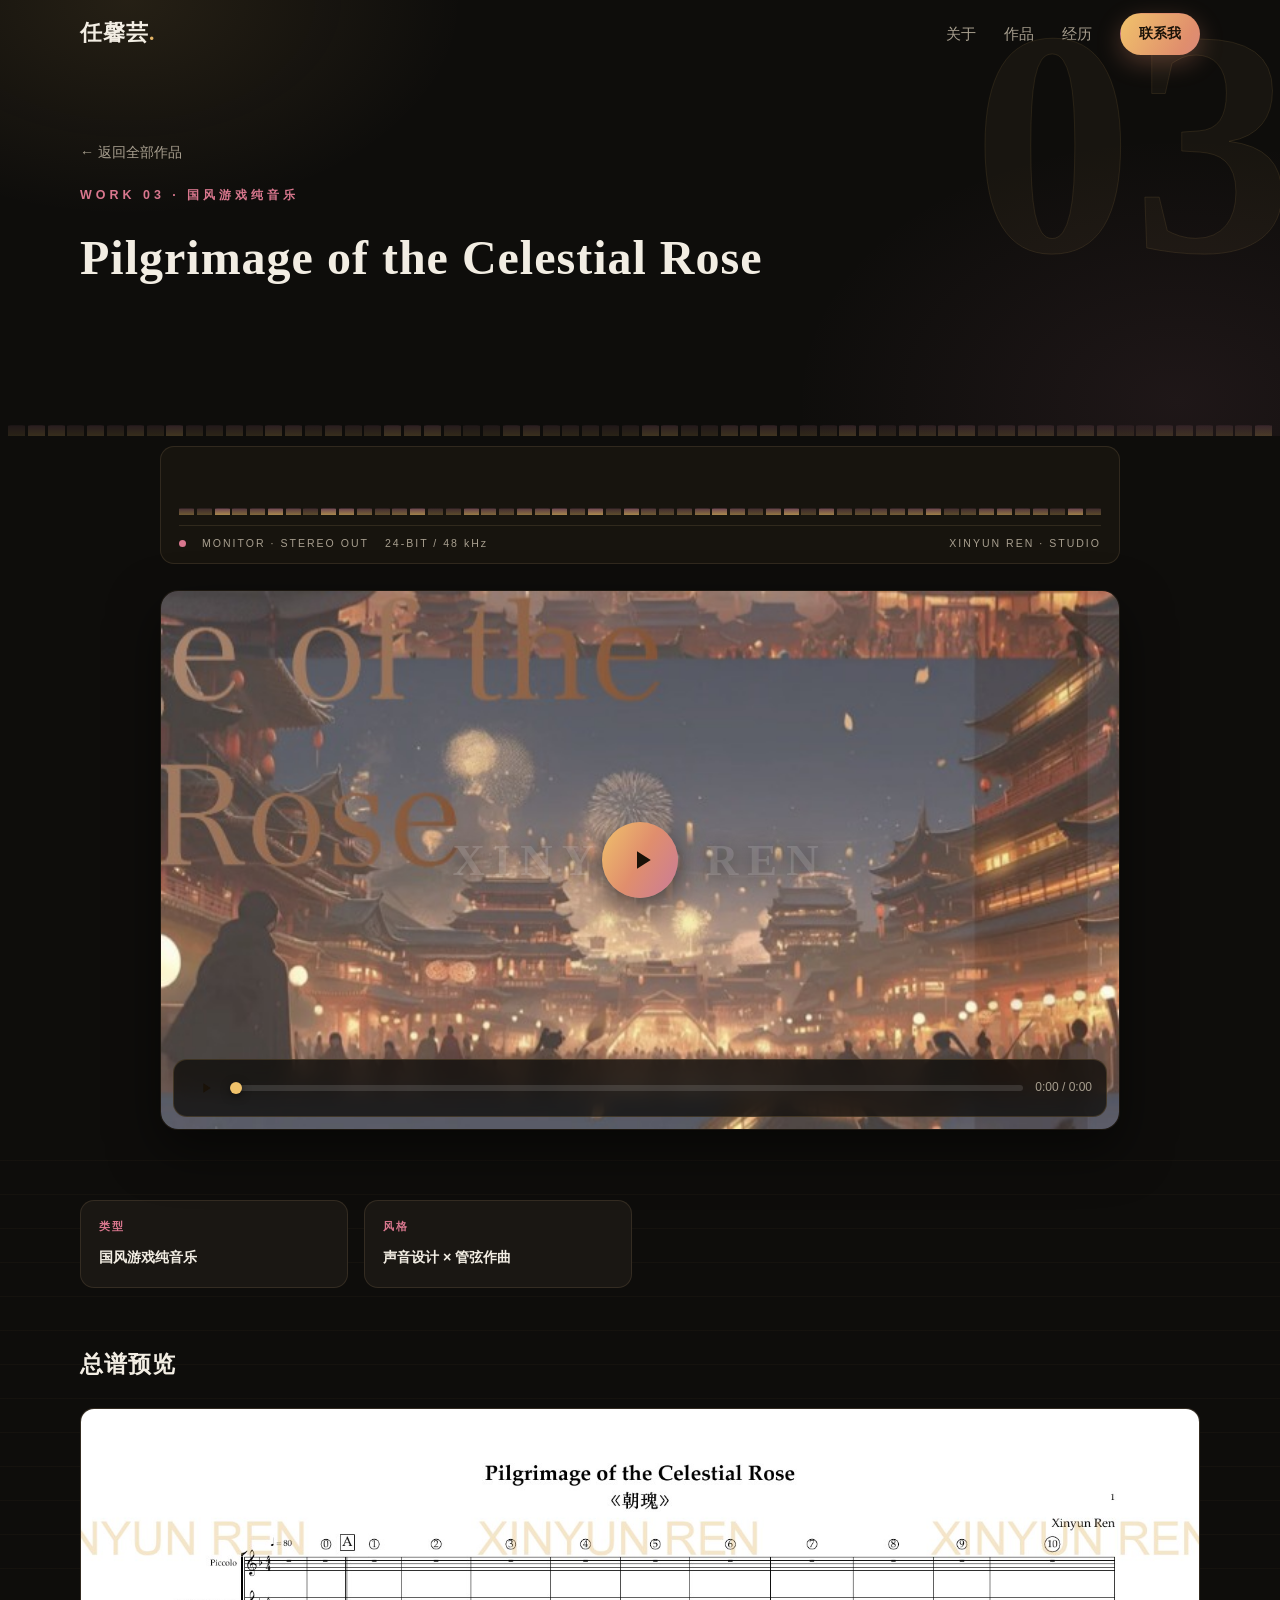
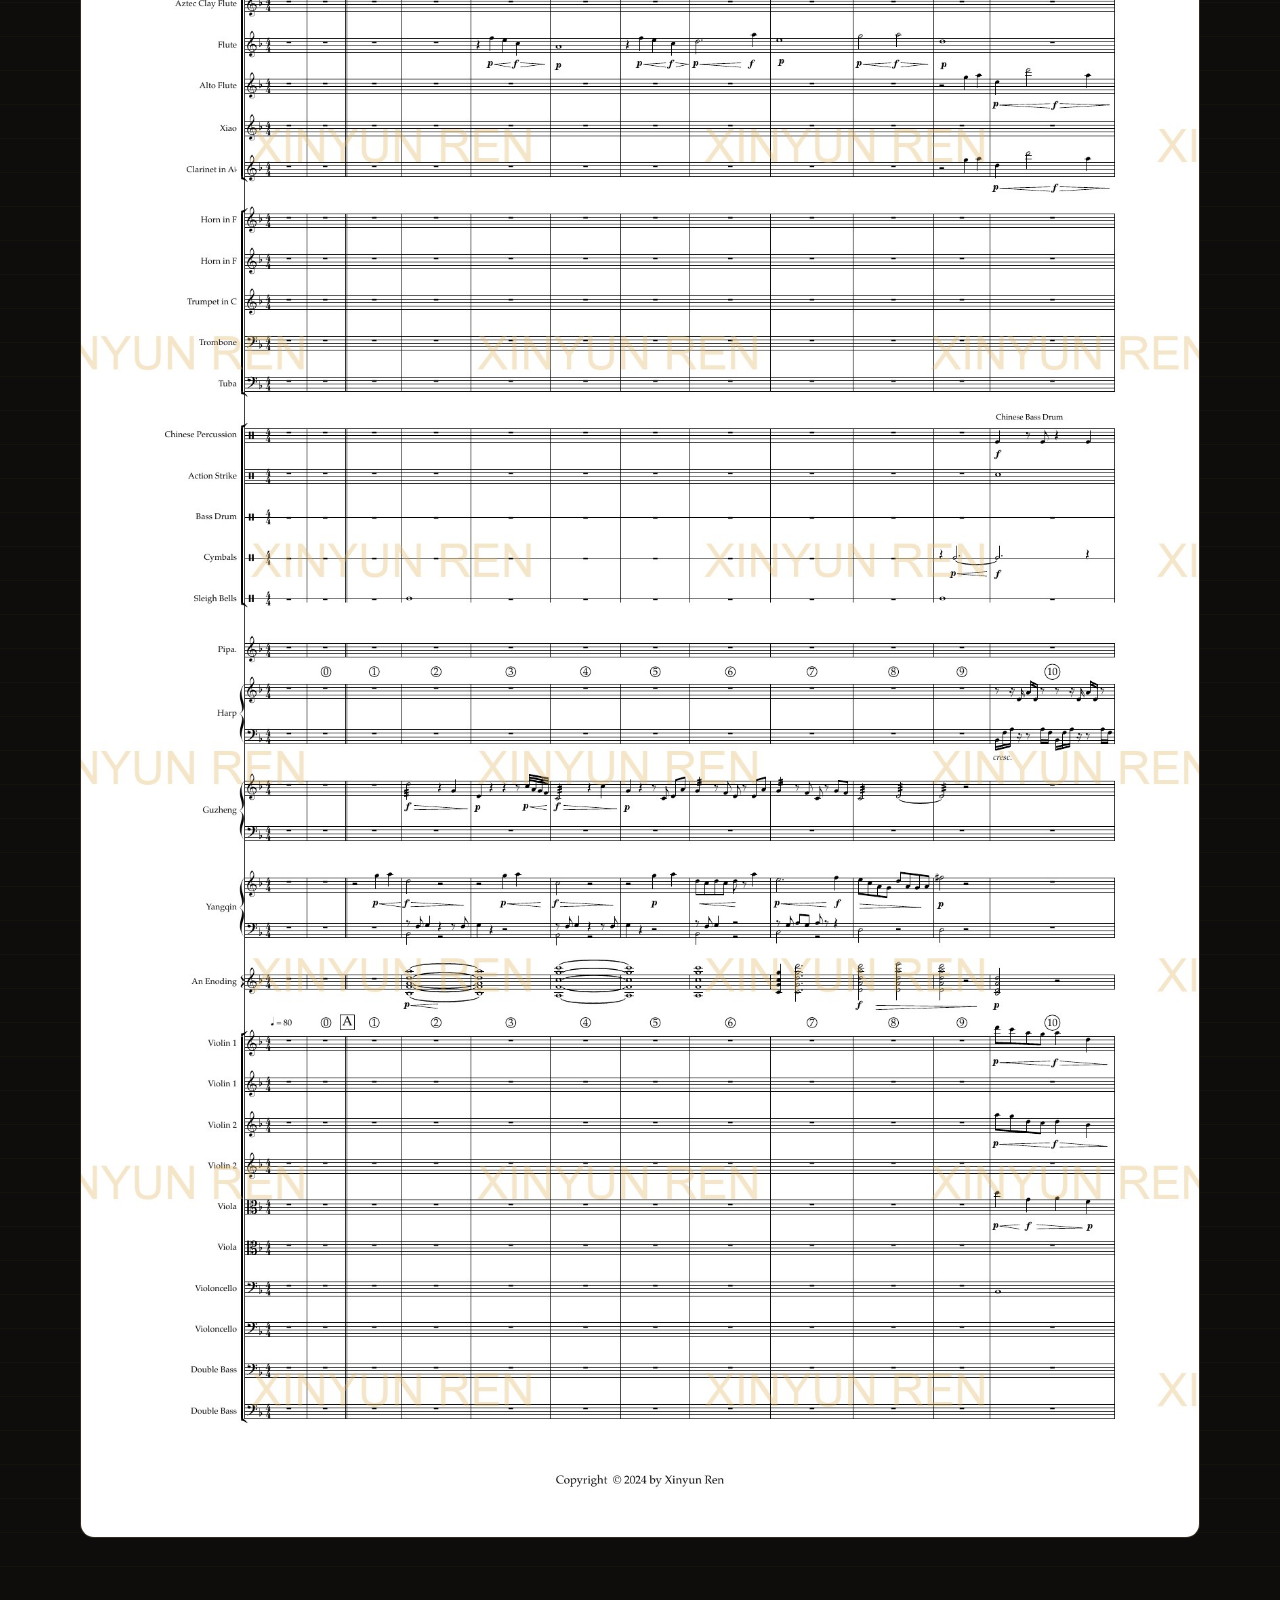
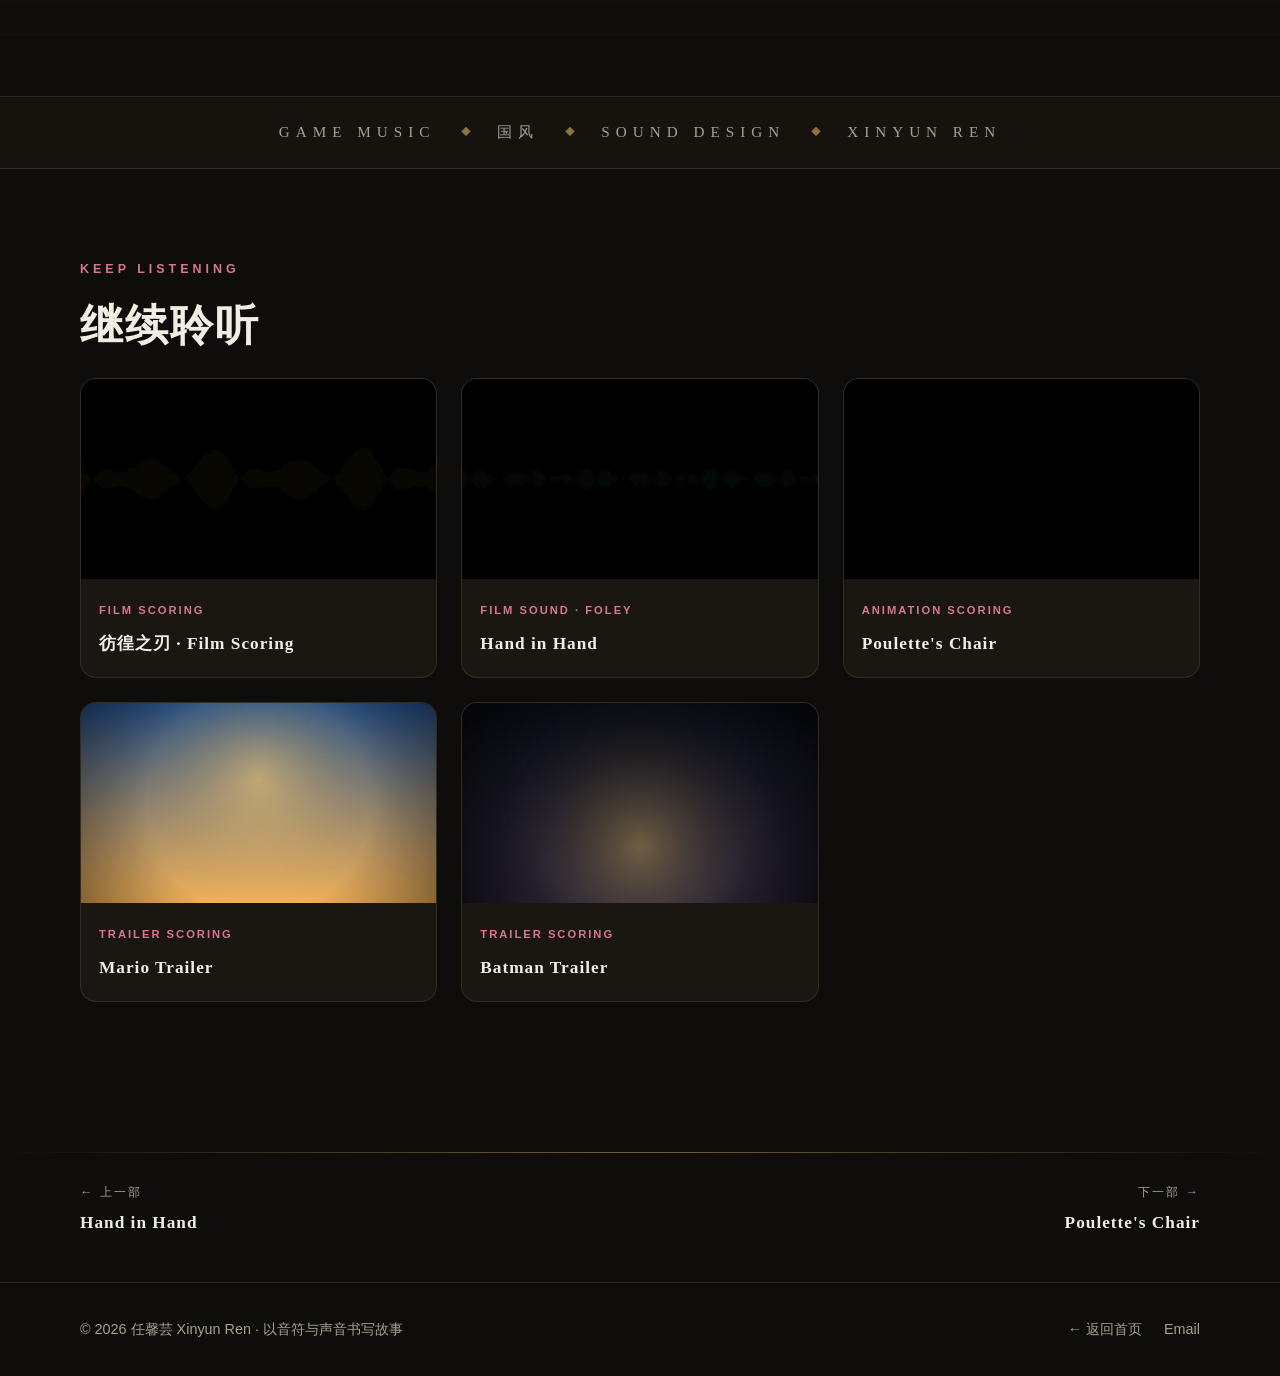
<file: works/rose.html>
<!DOCTYPE html>
<html lang="zh-CN">
<head>
  <meta charset="UTF-8" />
  <meta name="viewport" content="width=device-width, initial-scale=1.0" />
  <title>Pilgrimage of the Celestial Rose · 任馨芸作品集</title>
  <link rel="stylesheet" href="../style.css" />
</head>
<body class="work-page">
  <div class="read-progress" id="readProgress"></div>

  <header class="navbar" id="navbar">
    <div class="container nav-inner">
      <a href="../index.html" class="logo">任馨芸<span class="dot">.</span></a>
      <nav class="nav-links" id="navLinks">
        <a href="../index.html#about">关于</a>
        <a href="../index.html#works">作品</a>
        <a href="../index.html#journey">经历</a>
        <a href="../index.html#contact" class="btn btn-primary btn-small">联系我</a>
      </nav>
      <button class="hamburger" id="hamburger" aria-label="菜单">
        <span></span><span></span><span></span>
      </button>
    </div>
  </header>

  <section class="work-hero">
    <div class="work-hero-bg" aria-hidden="true"></div>
    <span class="ghost-num" aria-hidden="true">03</span>
    <div class="waveform waveform-slim" id="waveform" aria-hidden="true"></div>
    <div class="container">
      <a class="crumb" href="../index.html#works">← 返回全部作品</a>
      <p class="section-tag">Work 03 · 国风游戏纯音乐</p>
      <h1>Pilgrimage of the Celestial Rose</h1>
    </div>
  </section>

  <section class="work-stage">
    <div class="stage-inner">
      <div class="console reveal">
        <div class="console-bars" id="consoleBars" aria-hidden="true"></div>
        <div class="console-meta">
          <span class="dot-live"></span>
          <span>MONITOR · STEREO OUT</span>
          <span>24-BIT / 48 kHz</span>
          <span class="c-end">XINYUN REN · STUDIO</span>
        </div>
      </div>
      <div class="media-frame media-audio" data-kind="audio">
        <div class="m-watermark" aria-hidden="true">XINYUN REN</div>
        <img src="../images/rose-cover.jpg" alt="Pilgrimage of the Celestial Rose 封面" />
        <div class="m-visual" aria-hidden="true"></div>
        <button class="m-bigplay" aria-label="播放"><svg viewBox="0 0 24 24" aria-hidden="true"><path d="M8 5v14l11-7z"/></svg></button>
        <div class="m-bar">
          <button class="m-toggle" aria-label="播放 / 暂停">
            <svg class="ic-play" viewBox="0 0 24 24" aria-hidden="true"><path d="M8 5v14l11-7z"/></svg>
            <svg class="ic-pause" viewBox="0 0 24 24" aria-hidden="true"><path d="M6 5h4v14H6zM14 5h4v14h-4z"/></svg>
          </button>
          <div class="m-track"><div class="m-fill"></div><span class="m-knob"></span></div>
          <span class="m-time">0:00 / 0:00</span>
        </div>
        <audio src="../audio/celestial-rose.m4a" preload="none"></audio>
      </div>
    </div>
  </section>

  <section class="section work-detail">
    <div class="container">
            <div class="meta-grid">
        <div class="meta-card"><span>类型</span><strong>国风游戏纯音乐</strong></div>
        <div class="meta-card"><span>风格</span><strong>声音设计 × 管弦作曲</strong></div>
      </div>
      <div class="score-block reveal">
        <h2>总谱预览</h2>
        <div class="score-grid">
          <figure><img src="../images/score-rose-1.jpg" alt="Celestial Rose 总谱预览" loading="lazy" /></figure>
        </div>
      </div>
    </div>
  </section>

  <div class="ribbon" aria-hidden="true">
    <div class="ribbon-track">
      <span>GAME MUSIC</span><i>◆</i><span>国风</span><i>◆</i><span>SOUND DESIGN</span><i>◆</i><span>XINYUN REN</span>
    </div>
  </div>

  <section class="section more-works">
    <div class="container">
      <p class="section-tag reveal">Keep Listening</p>
      <h2 class="section-title reveal">继续聆听</h2>
      <div class="more-grid">
        <a class="more-card reveal" href="panghuang.html">
          <div class="more-thumb"><img src="../images/poster-panghuang.jpg" alt="彷徨之刃 · Film Scoring" /></div>
          <div class="more-body"><span class="m-tag">Film Scoring</span><h4>彷徨之刃 · Film Scoring</h4></div>
        </a>
        <a class="more-card reveal" href="hand-in-hand.html">
          <div class="more-thumb"><img src="../images/poster-hand-in-hand.jpg" alt="Hand in Hand" /></div>
          <div class="more-body"><span class="m-tag">Film Sound · Foley</span><h4>Hand in Hand</h4></div>
        </a>
        <a class="more-card reveal" href="poulette.html">
          <div class="more-thumb"><img src="../images/poster-poulette.jpg" alt="Poulette's Chair" /></div>
          <div class="more-body"><span class="m-tag">Animation Scoring</span><h4>Poulette's Chair</h4></div>
        </a>
        <a class="more-card reveal" href="mario-trailer.html">
          <div class="more-thumb"><img src="../images/poster-mario.jpg" alt="Mario Trailer" /></div>
          <div class="more-body"><span class="m-tag">Trailer Scoring</span><h4>Mario Trailer</h4></div>
        </a>
        <a class="more-card reveal" href="batman-trailer.html">
          <div class="more-thumb"><img src="../images/poster-batman.jpg" alt="Batman Trailer" /></div>
          <div class="more-body"><span class="m-tag">Trailer Scoring</span><h4>Batman Trailer</h4></div>
        </a>
      </div>
    </div>
  </section>

  <nav class="pn-nav">
    <div class="container pn-inner">
      <a class="pn-link" href="hand-in-hand.html"><span>← 上一部</span><strong>Hand in Hand</strong></a>
      <a class="pn-link next" href="poulette.html"><span>下一部 →</span><strong>Poulette's Chair</strong></a>
    </div>
  </nav>

  <footer class="footer">
    <div class="container footer-inner">
      <p>© 2026 任馨芸 Xinyun Ren · 以音符与声音书写故事</p>
      <div class="socials">
        <a href="../index.html">← 返回首页</a>
        <a href="mailto:careen617@gmail.com">Email</a>
      </div>
    </div>
  </footer>

  <button class="back-top" id="backTop" aria-label="回到顶部">↑</button>
  <script src="../script.js"></script>
</body>
</html>
</file>
<file: style.css>
/* ========== 基础 ========== */
:root {
  --bg: #0e0d0b;
  --bg-alt: #141210;
  --card: #1a1713;
  --border: rgba(232, 199, 141, 0.12);
  --text: #f2ede3;
  --text-dim: #a89f8f;
  --accent: #e3b466;
  --accent-2: #d9778e;
  --gradient: linear-gradient(120deg, #f0c26b, #e08e6d, #c97b9a);
  --radius: 18px;
  --nav-h: 68px;
  --font-display: "Palatino", "Palatino Linotype", Georgia, "Songti SC", "STSong", "SimSun", serif;
}
* { margin: 0; padding: 0; box-sizing: border-box; }
html { scroll-behavior: smooth; }
body {
  font-family: -apple-system, BlinkMacSystemFont, "PingFang SC", "Hiragino Sans GB",
    "Microsoft YaHei", "Segoe UI", sans-serif;
  background: var(--bg);
  color: var(--text);
  line-height: 1.75;
  overflow-x: hidden;
}
.container { width: min(1120px, 92%); margin: 0 auto; }
a { color: inherit; text-decoration: none; }
::selection { background: var(--accent); color: #14100a; }

/* ========== 导航 ========== */
.navbar {
  position: fixed; inset: 0 0 auto; z-index: 100;
  height: var(--nav-h);
  transition: background .3s, box-shadow .3s;
}
.navbar.scrolled {
  background: rgba(14, 13, 11, 0.88);
  backdrop-filter: blur(14px);
  box-shadow: 0 1px 0 var(--border);
}
.nav-inner { display: flex; align-items: center; justify-content: space-between; height: 100%; }
.logo { font-family: var(--font-display); font-size: 1.35rem; font-weight: 700; letter-spacing: 1px; }
.logo .dot { color: var(--accent); }
.nav-links { display: flex; align-items: center; gap: 28px; font-size: .95rem; }
.nav-links a:not(.btn) { color: var(--text-dim); transition: color .2s; }
.nav-links a:not(.btn):hover { color: var(--text); }
.hamburger { display: none; background: none; border: 0; cursor: pointer; padding: 8px; }
.hamburger span { display: block; width: 22px; height: 2px; background: var(--text); margin: 5px 0; border-radius: 2px; transition: .3s; }

/* ========== 按钮 ========== */
.btn {
  display: inline-flex; align-items: center; justify-content: center;
  padding: 12px 26px; border-radius: 999px; font-weight: 600; font-size: .95rem;
  border: 1px solid transparent; cursor: pointer; transition: transform .2s, box-shadow .2s, background .2s, color .2s;
}
.btn:hover { transform: translateY(-2px); }
.btn-primary { background: var(--gradient); background-size: 160% 160%; color: #1a1208; font-weight: 700; box-shadow: 0 8px 24px rgba(224, 142, 109, .3); }
.btn-primary:hover { box-shadow: 0 12px 32px rgba(201, 123, 154, .35); }
.btn-ghost { border-color: var(--border); color: var(--text); background: rgba(255,255,255,.04); }
.btn-small { padding: 8px 18px; font-size: .85rem; }

/* ========== Hero ========== */
.hero { min-height: 100vh; display: flex; align-items: center; position: relative; padding-top: var(--nav-h); overflow: hidden; }
.hero-bg {
  position: absolute; inset: 0; pointer-events: none;
  background:
    radial-gradient(640px 420px at 12% 18%, rgba(240, 194, 107, .13), transparent 60%),
    radial-gradient(720px 520px at 88% 72%, rgba(201, 123, 154, .12), transparent 60%),
    radial-gradient(520px 420px at 55% 8%, rgba(224, 142, 109, .10), transparent 60%);
}
.hero-inner { position: relative; text-align: center; padding: 70px 0 150px; z-index: 2; }
.hero-greeting { color: var(--text-dim); font-size: 1.05rem; margin-bottom: 12px; }
.hero-title {
  font-family: var(--font-display);
  font-size: clamp(3.2rem, 9vw, 5.8rem); font-weight: 700; line-height: 1.15; letter-spacing: 4px;
}
.gradient-text { background: var(--gradient); -webkit-background-clip: text; background-clip: text; color: transparent; }
.hero-ename { letter-spacing: 4px; color: var(--text-dim); font-size: .9rem; margin-top: 6px; }
.hero-sub { font-family: var(--font-display); font-size: clamp(1.2rem, 3vw, 1.7rem); font-weight: 600; color: var(--text); margin: 18px 0 16px; min-height: 1.8em; }
.hero-sub .cursor { animation: blink 1s steps(1) infinite; color: var(--accent-2); font-weight: 400; }
@keyframes blink { 50% { opacity: 0; } }
.hero-desc { color: var(--text-dim); max-width: 600px; margin: 0 auto 34px; font-size: 1.05rem; }
.hero-actions { display: flex; gap: 16px; justify-content: center; flex-wrap: wrap; margin-bottom: 56px; }
.hero-stats { display: flex; justify-content: center; gap: clamp(28px, 6vw, 72px); }
.hero-stats div { display: flex; flex-direction: column; }
.hero-stats strong { font-family: var(--font-display); font-size: 2rem; font-weight: 700;
  background: var(--gradient); -webkit-background-clip: text; background-clip: text; color: transparent; }
.hero-stats span { color: var(--text-dim); font-size: .88rem; }

/* 声波 */
.waveform {
  position: absolute; left: 0; right: 0; bottom: 0; height: 130px; z-index: 1;
  display: flex; align-items: flex-end; gap: 3px; padding: 0 8px;
  opacity: .55; pointer-events: none;
  -webkit-mask-image: linear-gradient(to bottom, transparent, #000 40%);
  mask-image: linear-gradient(to bottom, transparent, #000 40%);
}
.waveform span {
  flex: 1; height: 100%; border-radius: 3px 3px 0 0;
  background: linear-gradient(to top, rgba(240,194,107,.85), rgba(201,123,154,.7));
  transform-origin: bottom; transform: scaleY(.15);
  animation: eq 1.2s ease-in-out infinite alternate;
}
@keyframes eq { from { transform: scaleY(.12); } to { transform: scaleY(1); } }

/* ========== 通用 Section ========== */
.section { padding: 110px 0; }
.section-alt { background: var(--bg-alt); }
.section-tag { color: var(--accent-2); font-weight: 700; letter-spacing: 4px; text-transform: uppercase; font-size: .78rem; }
.section-title { font-family: var(--font-display); font-size: clamp(1.9rem, 4vw, 2.7rem); font-weight: 700; letter-spacing: 2px; margin: 8px 0 14px; }
.section-desc { color: var(--text-dim); margin-bottom: 46px; }

/* ========== 关于 ========== */
.about-grid { display: grid; grid-template-columns: 1fr 1.25fr; gap: 60px; align-items: center; }
.about-visual { position: relative; display: flex; justify-content: center; }
.avatar-ring {
  width: 230px; height: 230px; border-radius: 50%; padding: 6px;
  background: conic-gradient(from 0deg, #f0c26b, #e08e6d, #c97b9a, #f0c26b);
  animation: spin 9s linear infinite;
}
@keyframes spin { to { transform: rotate(360deg); } }
.avatar {
  width: 100%; height: 100%; border-radius: 50%; background: var(--card);
  display: block; object-fit: cover; object-position: center 30%;
  border: 5px solid var(--bg);
}
.float-card {
  position: absolute; background: var(--card); border: 1px solid var(--border);
  padding: 8px 16px; border-radius: 999px; font-size: .85rem; font-weight: 600;
  box-shadow: 0 10px 30px rgba(0,0,0,.35); animation: floaty 4.5s ease-in-out infinite;
}
.float-card-1 { top: 6%; left: 2%; animation-delay: 0s; }
.float-card-2 { top: 42%; right: -2%; animation-delay: 1.3s; }
.float-card-3 { bottom: 4%; left: 8%; animation-delay: 2.6s; }
@keyframes floaty { 0%,100% { transform: translateY(0); } 50% { transform: translateY(-10px); } }
.about-text p { color: var(--text-dim); margin-bottom: 18px; }
.about-text strong { color: var(--text); }
.about-text em { color: var(--accent); font-style: italic; }
.about-list { list-style: none; margin: 0 0 26px; color: var(--text-dim); }
.about-list li { padding: 5px 0; }
.edu-cards { display: grid; grid-template-columns: 1fr 1fr; gap: 16px; }
.edu-card { background: var(--card); border: 1px solid var(--border); border-radius: 14px; padding: 16px 18px; }
.edu-year { display: block; font-size: .75rem; color: var(--accent); font-weight: 700; letter-spacing: 1px; margin-bottom: 6px; }
.edu-card strong { font-size: .92rem; display: block; margin-bottom: 4px; }
.edu-card p { font-size: .82rem; color: var(--text-dim); margin: 0; }

/* ========== 作品卡片墙 ========== */
.works-note {
  font-size: .85rem; color: var(--accent); opacity: .85;
  margin: -36px 0 48px;
}
.works-grid { display: grid; grid-template-columns: repeat(2, 1fr); gap: 30px; }
.work-card {
  display: block; background: var(--card); border: 1px solid var(--border);
  border-radius: 18px; overflow: hidden;
  transition: transform .3s, border-color .3s, box-shadow .3s;
}
.work-card:hover {
  transform: translateY(-8px); border-color: rgba(240,194,107,.45);
  box-shadow: 0 20px 44px rgba(0,0,0,.45);
}
.work-thumb { position: relative; aspect-ratio: 16 / 9; overflow: hidden; background: #000; }
.work-thumb img {
  width: 100%; height: 100%; object-fit: cover; display: block;
  transition: transform .5s ease;
}
.work-card:hover .work-thumb img { transform: scale(1.05); }
.thumb-play {
  position: absolute; inset: 0; margin: auto;
  width: 64px; height: 64px; border-radius: 50%;
  background: rgba(12, 10, 8, .55); backdrop-filter: blur(4px);
  border: 1px solid rgba(240, 194, 107, .4);
  display: flex; align-items: center; justify-content: center;
  color: var(--accent); transition: background .25s, color .25s;
}
.thumb-play svg { width: 24px; height: 24px; fill: currentColor; margin-left: 3px; }
.work-card:hover .thumb-play { background: var(--gradient); color: #1a1208; border-color: transparent; }
.work-thumb .award-badge-inline { position: absolute; top: 14px; left: 14px; margin: 0; }
.work-body { padding: 22px 24px 24px; }
.work-body h3 { font-family: var(--font-display); font-size: 1.28rem; letter-spacing: 1px; margin: 10px 0 8px; }
.work-body p { color: var(--text-dim); font-size: .9rem; margin-bottom: 14px; }
.work-body .project-tags { margin-bottom: 4px; }
.card-more { color: var(--accent); font-weight: 600; font-size: .9rem; transition: color .2s; }
.work-card:hover .card-more { color: var(--accent-2); }

.project-tags { display: flex; gap: 8px; flex-wrap: wrap; }
.project-tags span {
  font-size: .72rem; font-weight: 600; color: var(--accent);
  background: rgba(240,194,107,.10); border: 1px solid rgba(240,194,107,.28);
  padding: 3px 10px; border-radius: 999px;
}
.project-links { display: flex; gap: 18px; align-items: center; }
.link { color: var(--accent); font-weight: 600; font-size: .9rem; transition: color .2s; }
.link:hover { color: var(--accent-2); }
.link-muted { color: var(--text-dim); font-size: .88rem; }
.award-badge-inline {
  display: inline-block;
  background: linear-gradient(120deg, #f0c26b, #e08e6d); color: #1a1208;
  font-size: .78rem; font-weight: 800; padding: 6px 14px; border-radius: 999px;
  box-shadow: 0 6px 16px rgba(0,0,0,.35);
}

/* ========== 作品详情页 ========== */
.work-hero { position: relative; overflow: hidden; padding: calc(var(--nav-h) + 70px) 0 118px; }
.work-hero .container { position: relative; z-index: 2; }
.work-hero-bg {
  position: absolute; inset: 0; pointer-events: none;
  background:
    radial-gradient(560px 360px at 10% 0%, rgba(240, 194, 107, .10), transparent 60%),
    radial-gradient(640px 440px at 92% 92%, rgba(201, 123, 154, .09), transparent 60%);
}
.waveform-slim { height: 72px; opacity: .32; }
.waveform-slim span {
  background: linear-gradient(to top, rgba(240,194,107,.7), rgba(201,123,154,.55));
}
.work-detail {
  background-image: repeating-linear-gradient(to bottom, rgba(240,194,107,.03) 0 1px, transparent 1px 34px);
}
.crumb { display: inline-block; color: var(--text-dim); font-size: .88rem; margin-bottom: 20px; transition: color .2s; }
.crumb:hover { color: var(--accent); }
.work-hero h1 {
  font-family: var(--font-display);
  font-size: clamp(2.1rem, 5vw, 3rem); font-weight: 700; letter-spacing: 1px;
  margin: 10px 0 18px;
}
.work-hero .award-badge-inline { margin-right: 10px; }
.work-lede { color: var(--text-dim); max-width: 660px; font-size: 1.02rem; }
.work-stage { padding: 10px 0 30px; }
.stage-inner { width: min(960px, 92%); margin: 0 auto; }
.media-caption { color: var(--text-dim); font-size: .8rem; margin-top: 12px; text-align: center; }
.work-detail { padding-top: 40px; }
.meta-grid { display: grid; grid-template-columns: repeat(4, 1fr); gap: 16px; margin-bottom: 56px; }
.meta-card { background: var(--card); border: 1px solid var(--border); border-radius: 14px; padding: 16px 18px; }
.meta-card span {
  display: block; font-size: .7rem; letter-spacing: 2px; text-transform: uppercase;
  color: var(--accent-2); font-weight: 700; margin-bottom: 6px;
}
.meta-card strong { font-size: .9rem; font-weight: 600; line-height: 1.55; }
.work-story h2 { font-family: var(--font-display); font-size: 1.45rem; letter-spacing: 1px; margin-bottom: 16px; }
.work-story p { color: var(--text-dim); margin-bottom: 14px; max-width: 780px; }
.work-story em { color: var(--accent); font-style: italic; }
.work-story ul { list-style: none; color: var(--text-dim); margin-bottom: 22px; }
.work-story li { padding: 5px 0; }
.pn-nav { position: relative; margin-top: 40px; }
.pn-nav::before {
  content: ""; position: absolute; top: 0; left: 0; right: 0; height: 1px;
  background: linear-gradient(90deg, transparent, rgba(240,194,107,.45), transparent);
}
.pn-inner { display: flex; justify-content: space-between; gap: 24px; padding: 30px 0 44px; }
.pn-link { max-width: 46%; }
.pn-link.next { margin-left: auto; text-align: right; }
.pn-link span { display: block; font-size: .78rem; color: var(--text-dim); letter-spacing: 2px; margin-bottom: 4px; }
.pn-link strong { font-family: var(--font-display); font-size: 1.08rem; letter-spacing: 1px; transition: color .2s; }
.pn-link:hover strong { color: var(--accent); }

/* ========== 媒体播放器 ========== */
.media-frame {
  position: relative; aspect-ratio: 16 / 9;
  border-radius: 18px; overflow: hidden;
  background: #000; border: 1px solid var(--border);
  box-shadow: 0 20px 50px rgba(0, 0, 0, .5);
  cursor: pointer;
}
.media-frame video,
.media-frame img {
  position: absolute; inset: 0; width: 100%; height: 100%;
  object-fit: cover; display: block;
}

/* 中央播放键 */
.m-bigplay {
  position: absolute; left: 50%; top: 50%;
  transform: translate(-50%, -50%);
  width: 76px; height: 76px; border-radius: 50%; border: 0; cursor: pointer;
  background: var(--gradient); color: #1a1208;
  display: flex; align-items: center; justify-content: center;
  box-shadow: 0 10px 30px rgba(0, 0, 0, .5);
  transition: transform .25s, opacity .25s;
  z-index: 4;
}
.m-bigplay svg { width: 30px; height: 30px; fill: currentColor; margin-left: 4px; }
.m-bigplay:hover { transform: translate(-50%, -50%) scale(1.1); }
.media-frame.playing .m-bigplay { opacity: 0; pointer-events: none; transform: translate(-50%, -50%) scale(.7); }
.media-frame.ended .m-bigplay { opacity: 1; pointer-events: auto; transform: translate(-50%, -50%); }

/* 控制条 */
.m-bar {
  position: absolute; left: 12px; right: 12px; bottom: 12px; z-index: 5;
  display: flex; align-items: center; gap: 12px;
  padding: 10px 14px; border-radius: 14px;
  background: rgba(12, 10, 8, .74);
  backdrop-filter: blur(10px); -webkit-backdrop-filter: blur(10px);
  border: 1px solid rgba(240, 194, 107, .16);
  opacity: 1; transition: opacity .25s;
}
.media-frame.playing .m-bar { opacity: 0; }
.media-frame.playing:hover .m-bar,
.media-frame.playing .m-bar:hover { opacity: 1; }
.m-bar button {
  background: none; border: 0; cursor: pointer; color: var(--text);
  display: flex; align-items: center; justify-content: center;
  padding: 0; transition: color .2s, opacity .2s;
}
.m-bar button:hover { color: var(--accent); }
.m-bar svg { width: 18px; height: 18px; fill: currentColor; }
.m-toggle {
  width: 36px; height: 36px; border-radius: 50%; flex-shrink: 0;
  background: var(--gradient); color: #1a1208 !important;
}
.m-toggle svg { width: 16px; height: 16px; }
.ic-pause { display: none; }
.media-frame.playing .ic-play { display: none; }
.media-frame.playing .ic-pause { display: block; }
.media-frame.muted .m-mute { opacity: .38; }
.m-time {
  font-size: .75rem; color: var(--text-dim);
  font-variant-numeric: tabular-nums; white-space: nowrap; flex-shrink: 0;
}
.m-track {
  position: relative; flex: 1; height: 6px;
  border-radius: 999px; background: rgba(255, 255, 255, .12);
  cursor: pointer; touch-action: none;
}
.m-fill {
  position: absolute; left: 0; top: 0; bottom: 0; width: 0;
  border-radius: 999px; background: var(--gradient);
}
.m-knob {
  position: absolute; top: 50%; left: -6px;
  width: 12px; height: 12px; border-radius: 50%;
  background: #f0c26b; transform: translateY(-50%);
  box-shadow: 0 2px 8px rgba(0, 0, 0, .5); pointer-events: none;
}

/* Rose 音频可视化声浪 */
.m-visual {
  position: absolute; left: 0; right: 0; bottom: 64px; z-index: 2;
  height: 84px; display: flex; align-items: flex-end; justify-content: center;
  gap: 4px; padding: 0 24px; opacity: 0; transition: opacity .35s;
  pointer-events: none;
}
.media-audio.playing .m-visual { opacity: .95; }
.m-visual span {
  flex: 1; max-width: 14px; height: 100%;
  border-radius: 3px 3px 0 0;
  background: linear-gradient(to top, rgba(240,194,107,.9), rgba(201,123,154,.75));
  transform-origin: bottom; transform: scaleY(.12);
  animation: veq 1.1s ease-in-out infinite alternate;
  animation-play-state: paused;
}
.media-audio.playing .m-visual span { animation-play-state: running; }
@keyframes veq { from { transform: scaleY(.1); } to { transform: scaleY(1); } }
.media-audio img { transition: transform 6s ease; }
.media-audio.playing img { transform: scale(1.05); }

/* ========== 经历时间线 ========== */
.timeline { position: relative; max-width: 780px; margin-top: 6px; }
.timeline::before {
  content: ""; position: absolute; left: 5px; top: 8px; bottom: 8px; width: 2px;
  background: linear-gradient(var(--accent), rgba(240,194,107,.12));
}
.t-item { position: relative; padding: 0 0 38px 30px; }
.t-item:last-child { padding-bottom: 0; }
.t-item::before {
  content: ""; position: absolute; left: 0; top: 8px; width: 12px; height: 12px;
  border-radius: 50%; background: var(--accent);
  box-shadow: 0 0 0 5px rgba(240,194,107,.15);
}
.t-time { display: inline-block; font-size: .78rem; font-weight: 700; color: var(--accent-2); letter-spacing: 1px; margin-bottom: 6px; }
.t-item h3 { font-family: var(--font-display); font-size: 1.18rem; letter-spacing: 1px; margin-bottom: 6px; }
.t-item p { color: var(--text-dim); font-size: .93rem; }

/* ========== 技能 ========== */
.skills-grid { display: grid; grid-template-columns: repeat(3, 1fr); gap: 44px; margin-bottom: 40px; }
.skill-col h3 { font-size: 1.12rem; margin-bottom: 22px; }
.skill { margin-bottom: 20px; }
.skill-head { display: flex; justify-content: space-between; font-size: .88rem; color: var(--text-dim); margin-bottom: 8px; gap: 10px; }
.bar { height: 8px; background: rgba(255,255,255,.07); border-radius: 999px; overflow: hidden; }
.bar i {
  display: block; height: 100%; width: var(--w); border-radius: 999px;
  background: var(--gradient); transform: scaleX(0); transform-origin: left;
  transition: transform 1.2s cubic-bezier(.22,1,.36,1) .2s;
}
.skill.animated .bar i { transform: scaleX(1); }
.tools-row { display: flex; flex-wrap: wrap; gap: 12px; }
.tool {
  padding: 8px 18px; border-radius: 999px; font-size: .85rem; font-weight: 600;
  color: var(--text-dim); background: rgba(255,255,255,.04); border: 1px solid var(--border);
  transition: all .2s; cursor: default;
}
.tool:hover { color: var(--text); border-color: var(--accent); transform: translateY(-2px); }

/* ========== 玩家侧写 ========== */
.games-grid { display: grid; grid-template-columns: repeat(4, 1fr); gap: 20px; }
.game-card {
  background: var(--card); border: 1px solid var(--border); border-radius: var(--radius);
  padding: 26px 20px; text-align: center; transition: transform .3s, border-color .3s;
}
.game-card:hover { transform: translateY(-6px); border-color: rgba(240,194,107,.5); }
.g-icon { font-size: 2.1rem; }
.game-card h4 { font-family: var(--font-display); margin: 12px 0 6px; font-size: 1.08rem; letter-spacing: 1px; }
.game-card p { color: var(--text-dim); font-size: .85rem; }

/* ========== 联系 ========== */
.contact-grid { display: grid; grid-template-columns: repeat(3, 1fr); gap: 16px; }
.contact-item {
  display: flex; gap: 16px; align-items: flex-start;
  background: var(--card); border: 1px solid var(--border); border-radius: var(--radius);
  padding: 22px; transition: transform .25s, border-color .25s;
}
a.contact-item:hover { transform: translateY(-4px); border-color: rgba(240,194,107,.45); }
.ci-icon { font-size: 1.5rem; }
.contact-item strong { display: block; font-size: .95rem; }
.contact-item p { color: var(--text-dim); font-size: .9rem; }
.contact-cta { margin-top: 36px; text-align: center; }

/* ========== 页脚 ========== */
.footer { border-top: 1px solid var(--border); padding: 34px 0; }
.footer-inner { display: flex; justify-content: space-between; align-items: center; flex-wrap: wrap; gap: 16px; color: var(--text-dim); font-size: .9rem; }
.socials { display: flex; gap: 22px; }
.socials a { color: var(--text-dim); transition: color .2s; }
.socials a:hover { color: var(--text); }

/* ========== 回到顶部 ========== */
.back-top {
  position: fixed; right: 26px; bottom: 26px; z-index: 90;
  width: 46px; height: 46px; border-radius: 50%; border: 1px solid var(--border);
  background: var(--card); color: var(--text); font-size: 1.15rem; cursor: pointer;
  opacity: 0; visibility: hidden; transform: translateY(12px); transition: all .3s;
  box-shadow: 0 8px 24px rgba(0,0,0,.4);
}
.back-top.show { opacity: 1; visibility: visible; transform: translateY(0); }
.back-top:hover { border-color: var(--accent); color: var(--accent); }

/* ========== 滚动显现动画 ========== */
.reveal { opacity: 0; transform: translateY(26px); transition: opacity .7s ease, transform .7s cubic-bezier(.22,1,.36,1); }
.reveal.visible { opacity: 1; transform: translateY(0); }

/* ========== 响应式 ========== */
@media (max-width: 960px) {
  .skills-grid { grid-template-columns: 1fr; gap: 34px; }
  .games-grid { grid-template-columns: repeat(2, 1fr); }
  .meta-grid { grid-template-columns: repeat(2, 1fr); }
  .process-track { grid-template-columns: repeat(2, 1fr); }
  .more-grid { grid-template-columns: 1fr 1fr; }
}
@media (max-width: 820px) {
  .about-grid, .contact-grid { grid-template-columns: 1fr; gap: 44px; }
  .works-grid { grid-template-columns: 1fr; }
  .about-visual { margin-bottom: 8px; }
}
@media (max-width: 640px) {
  .section { padding: 80px 0; }
  .process-track { grid-template-columns: 1fr; }
  .process-track::before { display: none; }
  .p-step { padding-left: 28px; }
  .p-step::before { top: 4px; }
  .more-grid { grid-template-columns: 1fr; }
  .ghost-num { font-size: 8rem; top: 0; }
  .edu-cards { grid-template-columns: 1fr; }
  .games-grid { gap: 14px; }
  .work-hero { padding-bottom: 34px; }
  .meta-grid { gap: 12px; }
  .pn-inner { flex-direction: column; gap: 20px; }
  .pn-link.next { margin-left: 0; text-align: left; }
  .m-bigplay { width: 60px; height: 60px; }
  .m-bigplay svg { width: 24px; height: 24px; }
  .m-bar { gap: 8px; padding: 8px 10px; }
  .m-bar svg { width: 15px; height: 15px; }
  .m-visual { height: 64px; bottom: 56px; }
  .hamburger { display: block; }
  .nav-links {
    position: fixed; top: var(--nav-h); right: 0; width: min(72vw, 300px);
    height: calc(100vh - var(--nav-h));
    background: rgba(14,13,11,.97); backdrop-filter: blur(16px);
    flex-direction: column; align-items: flex-start; padding: 34px 30px; gap: 22px;
    transform: translateX(100%); transition: transform .3s ease; font-size: 1.05rem;
    border-left: 1px solid var(--border);
  }
  .nav-links.open { transform: translateX(0); }
  .hero-stats { gap: 30px; }
}

/* ========== 作品页增强：进度条 / 幽灵编号 / 调音台 / 流程 / 关键词带 ========== */
.read-progress {
  position: fixed; top: 0; left: 0; z-index: 200;
  height: 3px; width: 0;
  background: var(--gradient);
  box-shadow: 0 0 12px rgba(240, 194, 107, .5);
}
.ghost-num {
  position: absolute; top: -4%; right: -1%;
  font-family: var(--font-display); font-weight: 700;
  font-size: clamp(11rem, 26vw, 20rem); line-height: 1;
  color: rgba(240, 194, 107, .045);
  -webkit-text-stroke: 1px rgba(240, 194, 107, .10);
  pointer-events: none; user-select: none; z-index: 1;
}
.work-stats {
  display: flex; flex-wrap: wrap; gap: clamp(24px, 5vw, 56px);
  margin-top: 34px; padding-top: 26px;
  border-top: 1px solid var(--border);
}
.work-stats div { display: flex; flex-direction: column; }
.work-stats strong {
  font-family: var(--font-display); font-size: 1.7rem; font-weight: 700;
  background: var(--gradient); -webkit-background-clip: text; background-clip: text; color: transparent;
}
.work-stats span { color: var(--text-dim); font-size: .85rem; }
.console {
  border: 1px solid var(--border); border-radius: 14px;
  background: rgba(240, 194, 107, .04);
  padding: 14px 18px 10px; margin-bottom: 26px;
}
.console-bars {
  display: flex; align-items: flex-end; gap: 3px;
  height: 54px; opacity: .85;
}
.console-bars span {
  flex: 1; height: 100%; border-radius: 2px 2px 0 0;
  background: linear-gradient(to top, rgba(240,194,107,.8), rgba(201,123,154,.6));
  transform-origin: bottom; transform: scaleY(.12);
  animation: veq 1.1s ease-in-out infinite alternate;
}
.console-meta {
  display: flex; align-items: center; gap: 16px;
  margin-top: 10px; padding-top: 8px; border-top: 1px solid var(--border);
  font-size: .66rem; letter-spacing: 2px; color: var(--text-dim);
}
.dot-live {
  width: 7px; height: 7px; border-radius: 50%;
  background: var(--accent-2); animation: pulse 1.6s ease-in-out infinite;
}
@keyframes pulse { 0%,100% { opacity: 1; } 50% { opacity: .25; } }
.console-meta .c-end { margin-left: auto; }
.pull-quote {
  margin: 0 0 24px; padding: 18px 22px;
  border-left: 3px solid; border-image: linear-gradient(180deg, #f0c26b, #c97b9a) 1;
  background: rgba(240, 194, 107, .05);
  border-radius: 0 14px 14px 0;
  font-family: var(--font-display); font-size: 1.15rem; letter-spacing: 1px;
}
.process { margin-top: 62px; }
.process h2 { font-family: var(--font-display); font-size: 1.45rem; letter-spacing: 1px; margin-bottom: 30px; }
.process-track {
  position: relative; display: grid;
  grid-template-columns: repeat(4, 1fr); gap: 26px;
  padding-top: 26px;
}
.process-track::before {
  content: ""; position: absolute; top: 5px; left: 6px; right: 6px; height: 2px;
  border-radius: 2px;
  background: linear-gradient(90deg, var(--accent), rgba(201, 123, 154, .3));
}
.p-step { position: relative; }
.p-step::before {
  content: ""; position: absolute; top: -26px; left: 2px;
  width: 12px; height: 12px; border-radius: 50%;
  background: var(--accent); box-shadow: 0 0 0 5px rgba(240, 194, 107, .15);
}
.p-num { display: block; font-size: .7rem; letter-spacing: 2px; color: var(--accent-2); font-weight: 700; margin-bottom: 6px; }
.p-step strong { display: block; font-size: .98rem; margin-bottom: 4px; }
.p-step p { color: var(--text-dim); font-size: .85rem; margin: 0; }
.ribbon {
  border-top: 1px solid var(--border); border-bottom: 1px solid var(--border);
  padding: 22px 0; margin-top: 48px; background: rgba(240, 194, 107, .03);
}
.ribbon-track {
  display: flex; justify-content: center; align-items: center;
  flex-wrap: wrap; gap: 8px 0;
}
.ribbon-track span {
  font-family: var(--font-display); font-size: .95rem;
  letter-spacing: 6px; color: var(--text-dim);
}
.ribbon-track i {
  font-style: normal; margin: 0 26px;
  font-size: .6rem; color: rgba(240, 194, 107, .55);
}
.more-works { padding-top: 90px; }
.more-grid { display: grid; grid-template-columns: repeat(3, 1fr); gap: 24px; }
.more-card {
  display: block; background: var(--card); border: 1px solid var(--border);
  border-radius: 16px; overflow: hidden;
  transition: transform .3s, border-color .3s, box-shadow .3s;
}
.more-card:hover {
  transform: translateY(-6px); border-color: rgba(240,194,107,.45);
  box-shadow: 0 16px 36px rgba(0,0,0,.45);
}
.more-thumb { position: relative; aspect-ratio: 16 / 9; overflow: hidden; background: #000; }
.more-thumb img { width: 100%; height: 100%; object-fit: cover; display: block; transition: transform .5s; }
.more-card:hover .more-thumb img { transform: scale(1.06); }
.more-body { padding: 16px 18px 18px; }
.more-body .m-tag { font-size: .7rem; letter-spacing: 2px; color: var(--accent-2); font-weight: 700; text-transform: uppercase; }
.more-body h4 { font-family: var(--font-display); font-size: 1.08rem; letter-spacing: 1px; margin-top: 6px; }

/* 播放器中央水印 */
.m-watermark {
  position: absolute; top: 50%; left: 50%;
  transform: translate(-50%, -50%);
  z-index: 3; pointer-events: none;
  font-family: var(--font-display); font-weight: 700;
  font-size: clamp(1.5rem, 4.5vw, 2.8rem);
  letter-spacing: clamp(4px, 1vw, 9px);
  color: rgba(255, 255, 255, .14);
  text-shadow: 0 2px 20px rgba(0, 0, 0, .45);
  white-space: nowrap; user-select: none;
}

/* 减弱动态 */
@media (prefers-reduced-motion: reduce) {
  * { animation: none !important; transition: none !important; }
  .reveal { opacity: 1; transform: none; }
}


/* ========== 总谱预览 ========== */
.score-block { margin-top: 56px; }
.score-block h2 { font-family: var(--font-display); font-size: 1.45rem; letter-spacing: 1px; margin-bottom: 24px; }
.score-grid { display: grid; grid-template-columns: repeat(auto-fit, minmax(320px, 1fr)); gap: 22px; }
.score-grid figure { margin: 0; border: 1px solid var(--border); border-radius: 14px; overflow: hidden; background: var(--card); }
.score-grid img { width: 100%; display: block; }

/* ========== 首页卡片视频预览 ========== */
.work-thumb video { width: 100%; height: 100%; object-fit: cover; display: block; }
</file>
